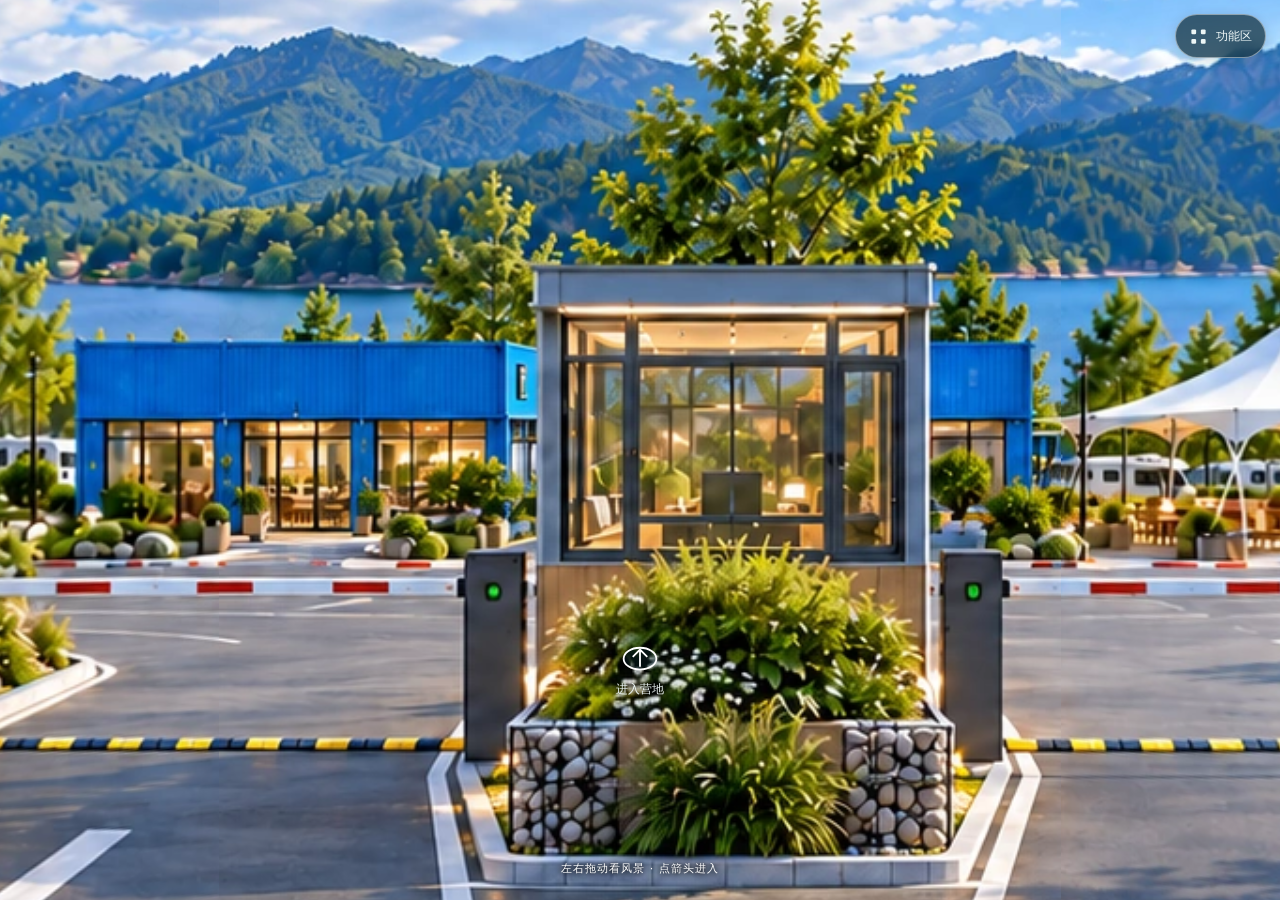
<file: index.html>
<!doctype html>
<html lang="zh-CN"><head><meta charset="utf-8"><meta name="viewport" content="width=device-width,initial-scale=1"><meta name="tour-revision" content="20261010-vr-wheel2"><title>驻车及房车自驾车友服务驿站 · VR巡游</title><style>body{margin:0;min-height:100vh;display:grid;place-content:center;background:#071c26;color:#edf6f6;font-family:"Microsoft YaHei",sans-serif;text-align:center;padding:20px}a{color:#91dfd2}</style></head><body><h1>驻车及房车自驾车友服务驿站</h1><p>正在进入16场景VR巡游…</p><a href="vr_tour/?auto=1&v=20261010-vr-wheel2">点击进入巡游</a><script>location.replace('vr_tour/'+(location.search||'?auto=1&v=20261010-vr-wheel2')+location.hash)</script></body></html>
</file>
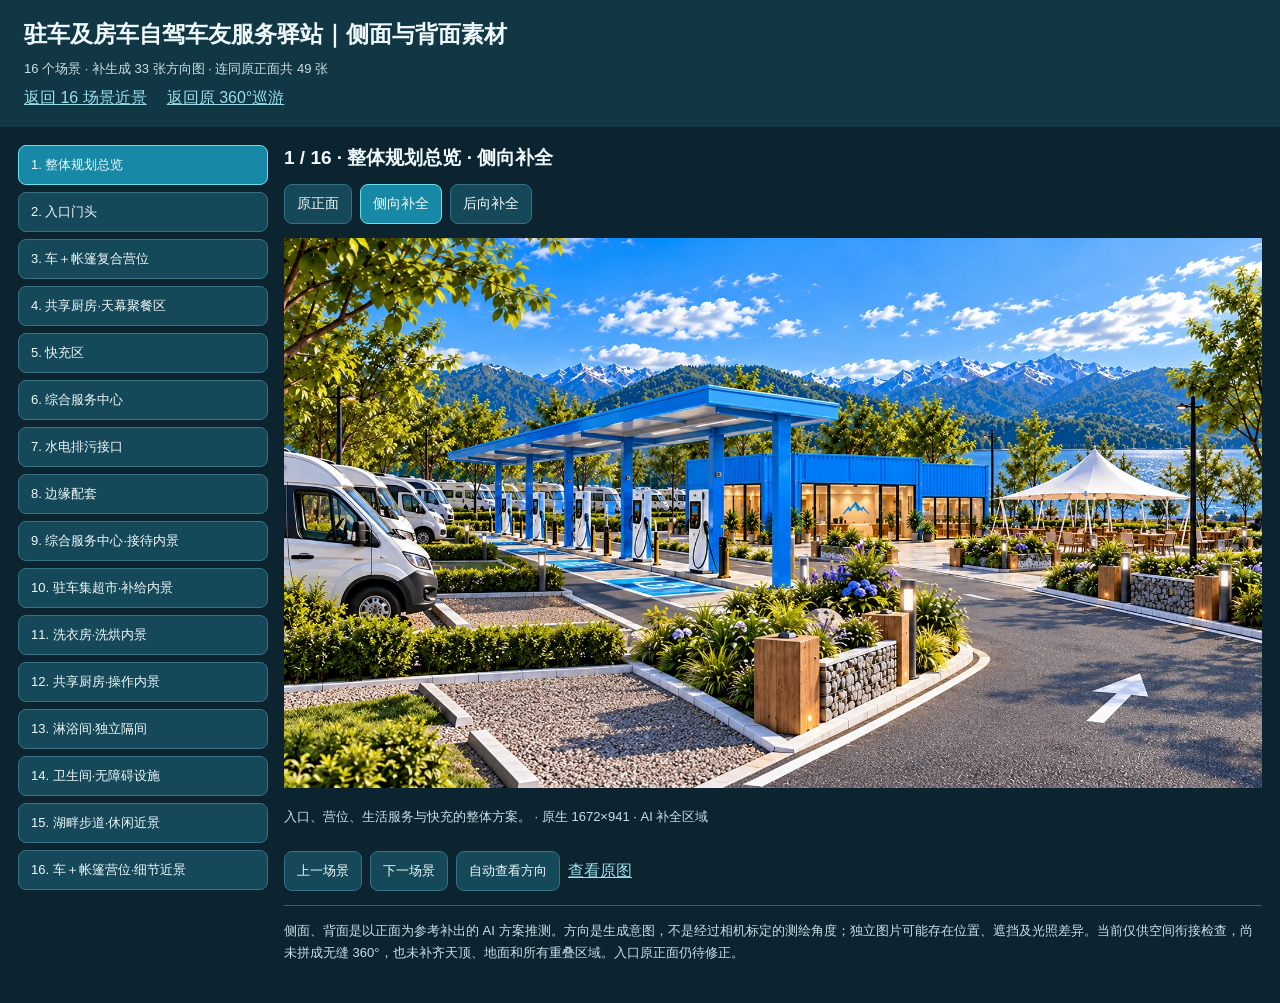
<file: directional_views/index.html>
<!doctype html><html lang="zh-CN"><head><meta charset="utf-8"><meta name="viewport" content="width=device-width,initial-scale=1,viewport-fit=cover"><title>驻车集｜侧面与背面方案素材</title><style>
*{box-sizing:border-box}body{margin:0;background:#0b2430;color:#eff9fc;font-family:"Microsoft YaHei","PingFang SC",sans-serif}header{padding:18px 24px;background:#123744}h1{font-size:23px;line-height:1.4;margin:0 0 8px}p{line-height:1.65;font-size:13px;color:#c8dfe5;margin:8px 0}a{color:#9bdeec}.layout{display:grid;grid-template-columns:250px minmax(0,1fr);gap:16px;padding:18px;max-width:1800px;margin:auto}.scenes{display:flex;flex-direction:column;gap:7px}.scene,.angle,button{border:1px solid #367185;border-radius:8px;background:#154858;color:#eff9fc;font:inherit;cursor:pointer;padding:10px 12px}.scene{text-align:left;font-size:13px}.active{background:#1788a5!important;border-color:#66e1eb!important}.angles{display:flex;gap:8px;flex-wrap:wrap;margin-bottom:14px}.angles button{font-size:14px}.angles [hidden]{display:none}.picture{position:relative;display:grid;place-items:center;background:#06171f;min-height:200px}.picture img{display:block;width:100%;height:auto;max-height:75vh;object-fit:contain}.status{position:absolute;background:#0e3448dd;padding:9px 16px;border-radius:9px}.status:empty{display:none}h2{font-size:19px;margin:0 0 13px}.foot{display:flex;gap:8px;align-items:center;flex-wrap:wrap;margin:14px 0}.foot button{font-size:13px}.info{padding:10px 0}.note{border-top:1px solid #345e70;padding:14px 0}.top-links{display:flex;gap:20px;flex-wrap:wrap}button:focus-visible,a:focus-visible{outline:3px solid #9eeafa;outline-offset:2px}@media(max-width:700px){header{padding:15px 12px}h1{font-size:18px}.layout{display:flex;flex-direction:column;padding:12px;gap:14px}.scenes{display:flex;flex-direction:row;overflow:auto;padding-bottom:5px;max-width:100%;gap:6px}.scene{white-space:nowrap;flex-shrink:0;padding:10px}.angles{gap:6px}.angles button{font-size:13px;padding:9px}.picture img{max-height:65vh}h2{font-size:16px}}
.layout>section{min-width:0;max-width:100%}</style></head><body><header><h1>驻车及房车自驾车友服务驿站｜侧面与背面素材</h1><p>16 个场景 · 补生成 33 张方向图 · 连同原正面共 49 张</p><div class="top-links"><a href="../expanded_scenes/">返回 16 场景近景</a><a href="../?auto=1">返回原 360°巡游</a></div></header><main class="layout"><nav class="scenes" aria-label="选择场景"></nav><section><h2 id="title"></h2><div class="angles" aria-label="选择方向"><button data-direction="front">原正面</button><button data-direction="side">补做左侧面</button><button data-direction="back">补做背面</button><button data-direction="right">补做右侧面</button></div><div class="picture"><img id="picture" alt=""><div class="status" role="status"></div></div><p class="info"></p><div class="foot"><button id="prev">上一场景</button><button id="next">下一场景</button><button id="auto">自动查看方向</button><a id="source" target="_blank" rel="noopener">查看原图</a></div><p class="note">侧面、背面是以正面为参考补出的 AI 方案推测。方向是生成意图，不是经过相机标定的测绘角度；独立图片可能存在位置、遮挡及光照差异。当前仅供空间衔接检查，尚未拼成无缝 360°，也未补齐天顶、地面和所有重叠区域。入口原正面仍待修正。</p></section></main><script>
const scenes=[{"slug":"overview","name":"整体规划总览","info":"入口、营位、生活服务与快充的整体方案。","views":{"front":{"src":"assets/overview-front-f2de096b9b.webp","width":1672,"height":941},"side":{"src":"assets/overview-side-01d3a18779.webp","width":1672,"height":941},"back":{"src":"assets/overview-back-3c81c7f06d.webp","width":1672,"height":941}}},{"slug":"entrance","name":"入口门头","info":"品牌门头、门岗与人车分流。","views":{"front":{"src":"assets/entrance-front-bd405f4ecd.webp","width":1672,"height":941},"side":{"src":"assets/entrance-side-d6131ee9b3.webp","width":1672,"height":941},"back":{"src":"assets/entrance-back-e2dc9def68.webp","width":1672,"height":941}}},{"slug":"parking","name":"车＋帐篷复合营位","info":"房车与帐篷共同使用的营位空间。","views":{"front":{"src":"assets/parking-front-ddea9b69b1.webp","width":1672,"height":941},"side":{"src":"assets/parking-side-6e02a7e315.webp","width":1672,"height":941},"back":{"src":"assets/parking-back-0f02defbe3.webp","width":1672,"height":941}}},{"slug":"kitchen","name":"共享厨房·天幕聚餐区","info":"开放聚餐与车友交流空间。","views":{"front":{"src":"assets/kitchen-front-f4c6c044fb.webp","width":1672,"height":941},"side":{"src":"assets/kitchen-side-7cbf3f967f.webp","width":1672,"height":941},"back":{"src":"assets/kitchen-back-45b791e6fb.webp","width":1672,"height":941}}},{"slug":"charging","name":"快充区","info":"开放雨棚下的车辆补能空间。","views":{"front":{"src":"assets/charging-front-dedf432f72.webp","width":1672,"height":941},"side":{"src":"assets/charging-side-b76dfedc90.webp","width":1672,"height":941},"back":{"src":"assets/charging-back-4a7be8024e.webp","width":1672,"height":941}}},{"slug":"service","name":"综合服务中心","info":"卫生间、淋浴、洗衣、超市、厨房与接待。","views":{"front":{"src":"assets/service-front-3f67e82ff7.webp","width":1672,"height":941},"side":{"src":"assets/service-side-c6afa765a3.webp","width":1672,"height":941},"back":{"src":"assets/service-back-8128ea89d4.webp","width":1672,"height":941}}},{"slug":"hookups","name":"水电排污接口","info":"营位侧水、电、灰水与黑水接口方案。","views":{"front":{"src":"assets/hookups-front-ea7528c58a.webp","width":1672,"height":941},"side":{"src":"assets/hookups-side-0c599f92a2.webp","width":1672,"height":941},"back":{"src":"assets/hookups-back-b25dad2cf9.webp","width":1672,"height":941}}},{"slug":"edge","name":"边缘配套","info":"垃圾分类、应急信息、导视与休闲配套。","views":{"front":{"src":"assets/edge-front-583a36558a.webp","width":1672,"height":941},"side":{"src":"assets/edge-side-f76cbf7b37.webp","width":1672,"height":941},"back":{"src":"assets/edge-back-459c060445.webp","width":1672,"height":941}}},{"slug":"reception_interior","name":"综合服务中心·接待内景","info":"接待柜台、等候与资讯服务。","views":{"front":{"src":"assets/reception_interior-front-0f27e79b54.webp","width":1672,"height":941},"side":{"src":"assets/reception_interior-side-2667def065.webp","width":1672,"height":941},"back":{"src":"assets/reception_interior-back-efecf9a58f.webp","width":1672,"height":941},"right":{"src":"assets/reception_interior-right-fdfc85b7e2.webp","width":1672,"height":941}}},{"slug":"market_interior","name":"驻车集超市·补给内景","info":"日常补给、冷藏与收银动线。","views":{"front":{"src":"assets/market_interior-front-9106604d98.webp","width":1672,"height":941},"side":{"src":"assets/market_interior-side-77cb17ffa5.webp","width":1672,"height":941},"back":{"src":"assets/market_interior-back-5a0d332479.webp","width":1672,"height":941}}},{"slug":"laundry_interior","name":"洗衣房·洗烘内景","info":"洗烘设备、折衣台与洗涤池。","views":{"front":{"src":"assets/laundry_interior-front-05ba1969c9.webp","width":1672,"height":941},"side":{"src":"assets/laundry_interior-side-22ebec3115.webp","width":1672,"height":941},"back":{"src":"assets/laundry_interior-back-1b552fad51.webp","width":1672,"height":941}}},{"slug":"kitchen_interior","name":"共享厨房·操作内景","info":"备餐、水槽、灶具与排烟设施。","views":{"front":{"src":"assets/kitchen_interior-front-379492d63e.webp","width":1672,"height":941},"side":{"src":"assets/kitchen_interior-side-359fe8e3f9.webp","width":1672,"height":941},"back":{"src":"assets/kitchen_interior-back-49bb890e2b.webp","width":1672,"height":941}}},{"slug":"shower_interior","name":"淋浴间·独立隔间","info":"独立淋浴与干区更衣空间。","views":{"front":{"src":"assets/shower_interior-front-1801816bce.webp","width":1672,"height":941},"side":{"src":"assets/shower_interior-side-7885c2a424.webp","width":1672,"height":941},"back":{"src":"assets/shower_interior-back-6171c94f7e.webp","width":1672,"height":941}}},{"slug":"accessible_interior","name":"卫生间·无障碍设施","info":"无障碍设施概念示意，非规范验收图。","views":{"front":{"src":"assets/accessible_interior-front-e57461aeaa.webp","width":1672,"height":941},"side":{"src":"assets/accessible_interior-side-897afbb72d.webp","width":1672,"height":941},"back":{"src":"assets/accessible_interior-back-7a3000716a.webp","width":1672,"height":941}}},{"slug":"lakeside_walk","name":"湖畔步道·休闲近景","info":"沿湖步道、座椅与休闲亭。","views":{"front":{"src":"assets/lakeside_walk-front-d716f4975a.webp","width":1672,"height":941},"side":{"src":"assets/lakeside_walk-side-506b41b637.webp","width":1672,"height":941},"back":{"src":"assets/lakeside_walk-back-0b080f0d36.webp","width":1672,"height":941}}},{"slug":"camp_pad_detail","name":"车＋帐篷营位·细节近景","info":"营位地面、帐篷与水电设施的近景。","views":{"front":{"src":"assets/camp_pad_detail-front-cc2313819f.webp","width":1672,"height":941},"side":{"src":"assets/camp_pad_detail-side-a2c0119420.webp","width":1672,"height":941},"back":{"src":"assets/camp_pad_detail-back-3acff4df8e.webp","width":1672,"height":941}}}],names={front:'原正面',side:'侧向补全',back:'后向补全',right:'另一侧补全'};const $=s=>document.querySelector(s),image=$('#picture');let index=0,direction='side',token=0,loaded=false,auto=false,timer=null;
scenes.forEach((s,i)=>{const b=document.createElement('button');b.className='scene';b.textContent=`${i+1}. ${s.name}`;b.onclick=()=>show(i,direction);$('.scenes').append(b);});
function schedule(){clearTimeout(timer);timer=null;if(auto&&loaded&&!document.hidden)timer=setTimeout(()=>{const dirs=Object.keys(scenes[index].views),n=dirs.indexOf(direction);if(n===dirs.length-1)show((index+1)%scenes.length,dirs[0]);else show(index,dirs[n+1]);},6000);}
function show(i,d){index=(i+scenes.length)%scenes.length;direction=scenes[index].views[d]?d:'side';const s=scenes[index],v=s.views[direction],id=++token;loaded=false;schedule();$('.status').textContent='正在加载方向图…';$('#title').textContent=`${index+1} / 16 · ${s.name} · ${names[direction]}`;$('.info').textContent=`${s.info} · 原生 ${v.width}×${v.height} · ${direction==='front'?'原近景参考':'AI 补全区域'}`;$('#source').href=v.src;image.alt=s.name+' '+names[direction];document.querySelectorAll('.scene').forEach((b,k)=>b.classList.toggle('active',k===index));document.querySelectorAll('.angles button').forEach(b=>{b.hidden=!s.views[b.dataset.direction];b.classList.toggle('active',b.dataset.direction===direction);});const next=new Image();next.onload=()=>{if(id!==token)return;image.src=v.src;loaded=true;$('.status').textContent='';schedule();};next.onerror=()=>{if(id!==token)return;$('.status').textContent='图片加载失败，请重新选择方向';};next.src=v.src;}
document.querySelectorAll('.angles button').forEach(b=>{b.textContent=names[b.dataset.direction];b.onclick=()=>show(index,b.dataset.direction);});$('#prev').onclick=()=>show(index-1,direction);$('#next').onclick=()=>show(index+1,direction);$('#auto').onclick=()=>{auto=!auto;$('#auto').textContent=auto?'暂停查看':'自动查看方向';schedule();};document.addEventListener('visibilitychange',schedule);document.addEventListener('keydown',e=>{if(e.key==='ArrowRight')show(index+1,direction);if(e.key==='ArrowLeft')show(index-1,direction);});if(location.protocol==='file:'){const links=document.querySelectorAll('.top-links a');links[0].href='../expanded_scenes/index.html';links[1].href='../clean_light_panos/'+encodeURIComponent('灯光清理360离线试版.html');}show(0,'side');
</script></body></html>
</file>
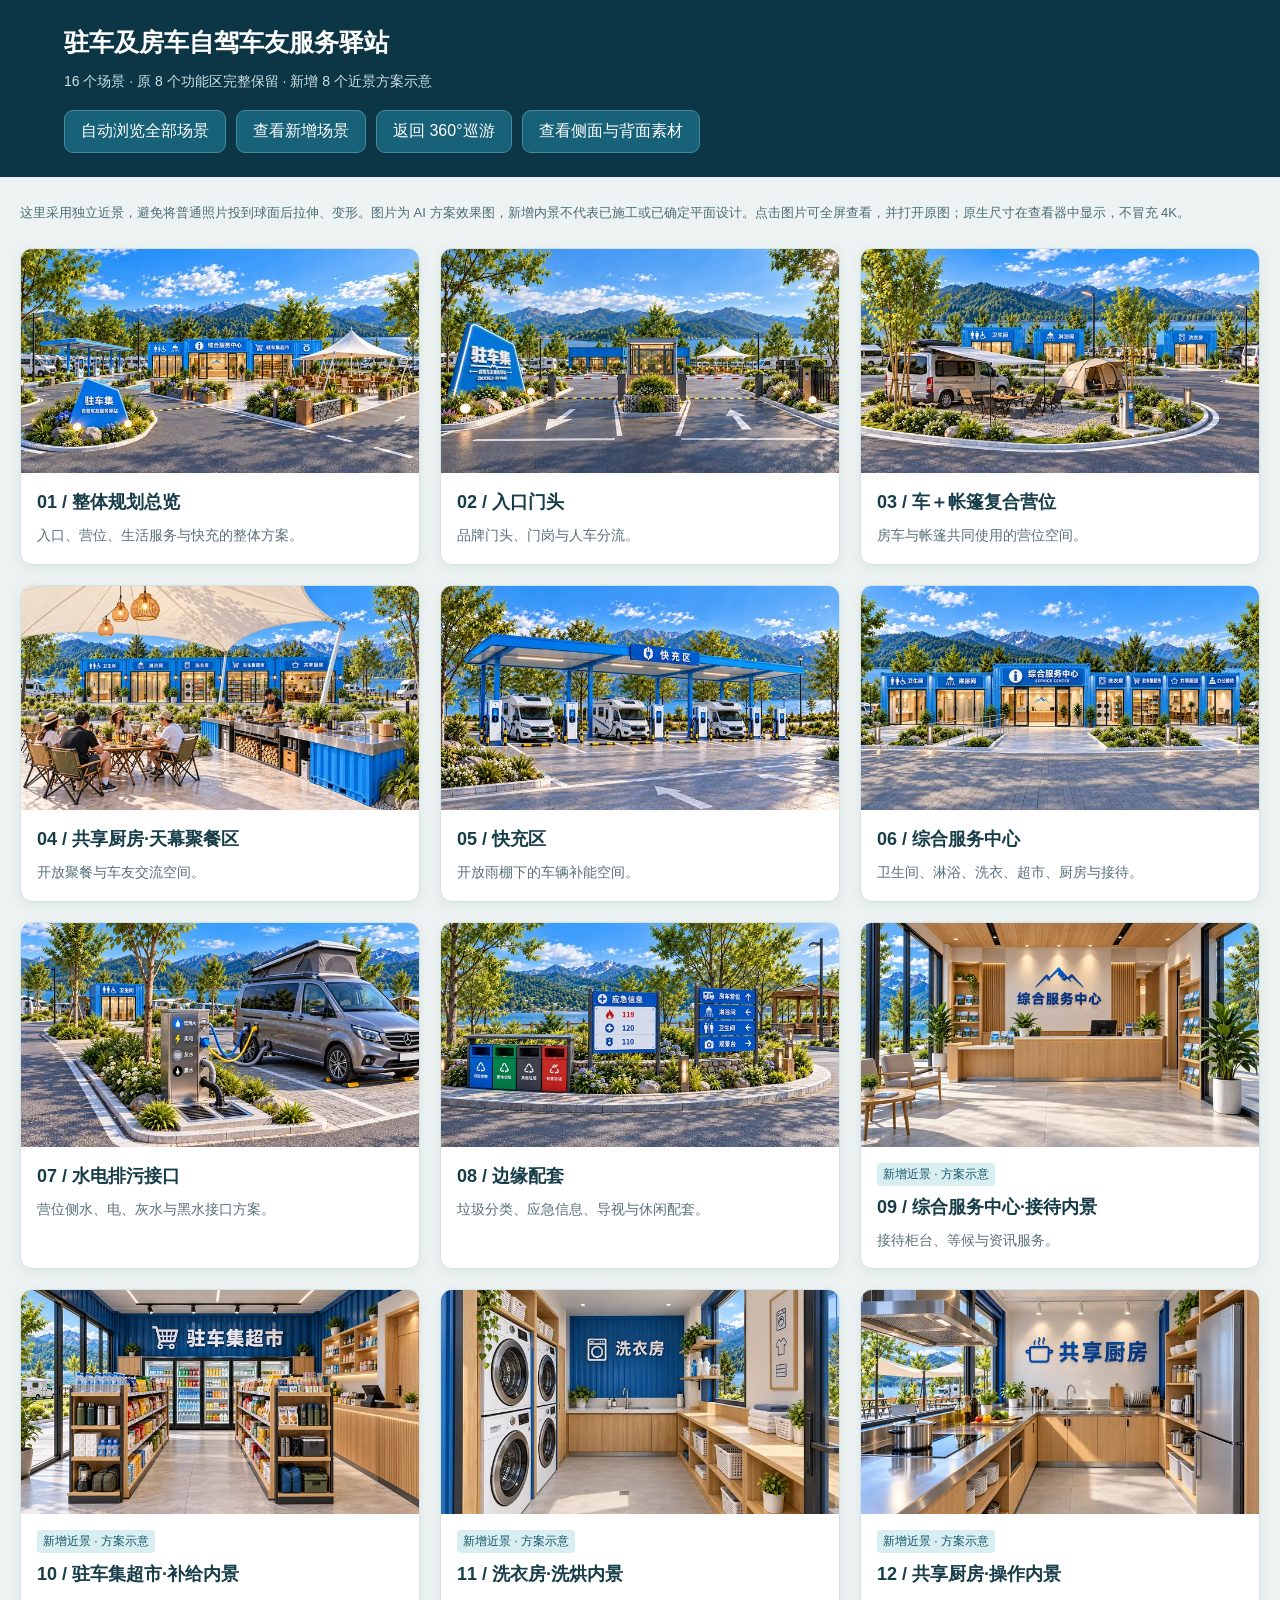
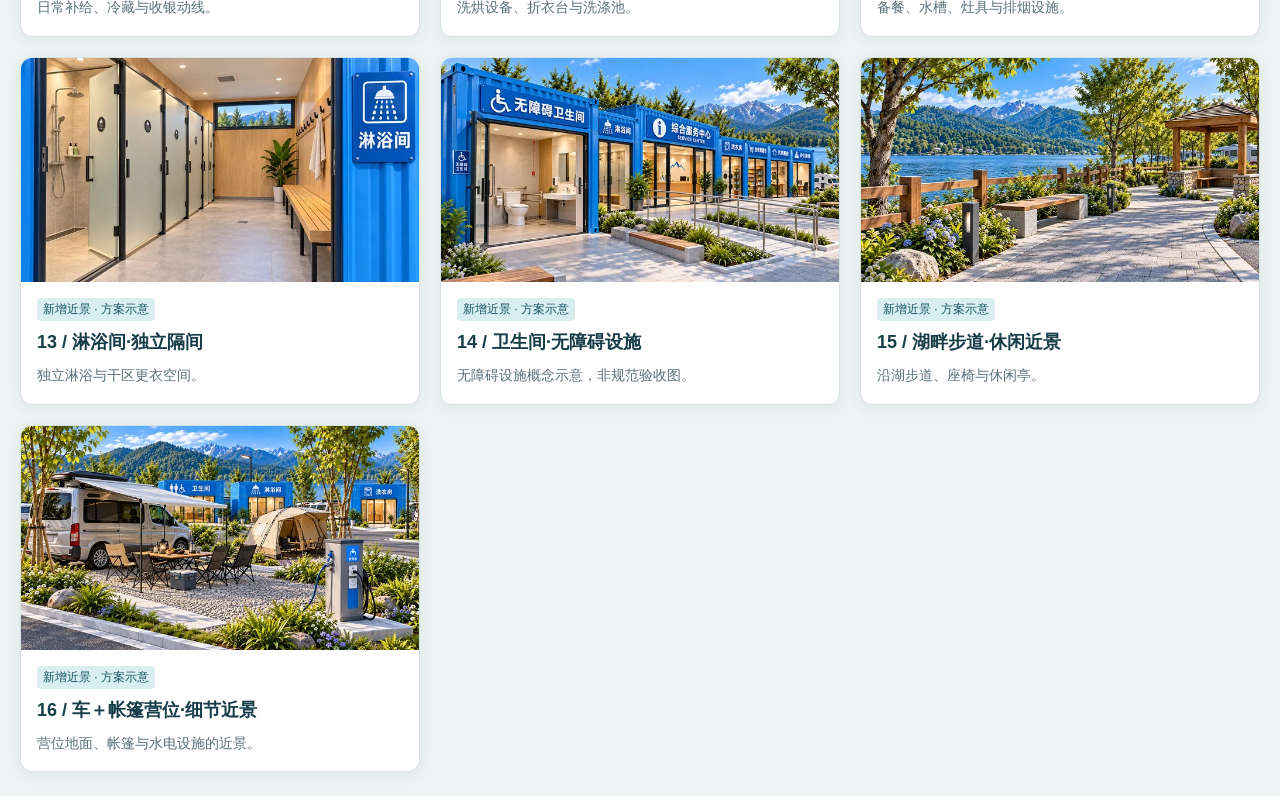
<file: expanded_scenes/index.html>
<!doctype html><html lang="zh-CN"><head><meta charset="utf-8"><meta name="viewport" content="width=device-width,initial-scale=1,viewport-fit=cover"><title>驻车及房车自驾车友服务驿站｜16场景方案展示</title><style>
*{box-sizing:border-box}body{margin:0;background:#edf3f3;color:#173d49;font-family:"Microsoft YaHei","PingFang SC",sans-serif}header{background:#0c3545;color:white;padding:24px max(16px,5vw)}h1{font-size:25px;margin:0 0 10px;line-height:1.45}header p{margin:0;color:#cbe2e7;font-size:14px;line-height:1.7}nav{display:flex;gap:10px;flex-wrap:wrap;margin-top:16px}button,a.action{font:inherit;cursor:pointer;border:1px solid #24738b;border-radius:9px;padding:10px 16px;color:#133e4d;background:#fff;text-decoration:none}header button,header a{background:#176179!important;color:white!important;border-color:#448a9d!important}main{max-width:1660px;margin:auto;padding:24px 20px}.grid{display:grid;grid-template-columns:repeat(3,minmax(0,1fr));gap:20px}.card{margin:0;background:white;border-radius:12px;overflow:hidden;box-shadow:0 3px 14px #14323d12;border:1px solid #d5e2e4}.card button{border:0;padding:0;display:block;width:100%;border-radius:0}.card img{display:block;width:100%;aspect-ratio:16/9;object-fit:contain;background:#dce7e8}.copy{padding:16px}.copy h2{font-size:18px;line-height:1.5;margin:0 0 8px}.copy p{font-size:14px;line-height:1.7;margin:0;color:#587079}.badge{font-size:12px;display:inline-block;border-radius:4px;background:#d9eef0;color:#165667;padding:3px 6px;margin-bottom:8px}.note{font-size:13px;line-height:1.8;margin:0 0 24px;color:#4e6b74}.viewer{position:fixed;inset:0;z-index:20;background:#071a23;display:flex;flex-direction:column;color:white}.viewer[hidden]{display:none}.viewer-head{padding:12px 18px;display:flex;justify-content:space-between;gap:10px;align-items:center;background:#102e3a}.viewer h2{font-size:19px;margin:0}.viewer-body{flex:1;min-height:0;display:grid;place-items:center;position:relative}.viewer img{max-width:100%;max-height:100%;width:auto;height:auto;object-fit:contain}.viewer-foot{padding:12px 18px calc(12px + env(safe-area-inset-bottom));display:flex;gap:8px;align-items:center;justify-content:center;flex-wrap:wrap}.viewer-info{margin:0;padding:6px 16px;text-align:center;font-size:13px;color:#c2d7df}.status{position:absolute;background:#153846e8;padding:12px;border-radius:8px;pointer-events:none}.status:empty{display:none}.original{color:#cae8f2;font-size:13px;margin-left:8px}button:focus-visible,a:focus-visible{outline:3px solid #05cbe3;outline-offset:3px}@media(max-width:1000px){.grid{grid-template-columns:repeat(2,minmax(0,1fr))}}@media(max-width:600px){h1{font-size:20px}header{padding:20px 14px}main{padding:18px 10px}.grid{grid-template-columns:1fr;gap:14px}.viewer-head{padding:10px}.viewer h2{font-size:15px}.viewer-foot button{padding:10px;font-size:13px}.copy h2{font-size:17px}}
</style></head><body><header><h1>驻车及房车自驾车友服务驿站</h1><p>16 个场景 · 原 8 个功能区完整保留 · 新增 8 个近景方案示意</p><nav><button id="start">自动浏览全部场景</button><button id="extras">查看新增场景</button><a class="action" href="../index.html?auto=1">返回 360°巡游</a></nav></header><main><p class="note">这里采用独立近景，避免将普通照片投到球面后拉伸、变形。图片为 AI 方案效果图，新增内景不代表已施工或已确定平面设计。点击图片可全屏查看，并打开原图；原生尺寸在查看器中显示，不冒充 4K。</p><div class="grid" id="grid"></div></main><section class="viewer" hidden aria-label="场景查看器"><div class="viewer-head"><h2 id="title"></h2><button id="close" aria-label="关闭查看器">关闭 ×</button></div><div class="viewer-body"><img id="large" alt=""><div id="status" class="status" role="status"></div></div><p class="viewer-info" id="info"></p><div class="viewer-foot"><button id="prev">上一场景</button><button id="auto">自动浏览</button><button id="next">下一场景</button><button id="full">全屏</button><a id="original" class="original" target="_blank" rel="noopener">查看原图</a></div></section><script>
const scenes=[{"slug":"overview","name":"整体规划总览","info":"入口、营位、生活服务与快充的整体方案。","src":"assets/overview-f2de096b9b.webp","thumb":"assets/overview-f2de096b9b-preview.webp","width":1672,"height":941,"new":false},{"slug":"entrance","name":"入口门头","info":"品牌门头、门岗与人车分流。","src":"assets/entrance-bd405f4ecd.webp","thumb":"assets/entrance-bd405f4ecd-preview.webp","width":1672,"height":941,"new":false},{"slug":"parking","name":"车＋帐篷复合营位","info":"房车与帐篷共同使用的营位空间。","src":"assets/parking-ddea9b69b1.webp","thumb":"assets/parking-ddea9b69b1-preview.webp","width":1672,"height":941,"new":false},{"slug":"kitchen","name":"共享厨房·天幕聚餐区","info":"开放聚餐与车友交流空间。","src":"assets/kitchen-f4c6c044fb.webp","thumb":"assets/kitchen-f4c6c044fb-preview.webp","width":1672,"height":941,"new":false},{"slug":"charging","name":"快充区","info":"开放雨棚下的车辆补能空间。","src":"assets/charging-dedf432f72.webp","thumb":"assets/charging-dedf432f72-preview.webp","width":1672,"height":941,"new":false},{"slug":"service","name":"综合服务中心","info":"卫生间、淋浴、洗衣、超市、厨房与接待。","src":"assets/service-3f67e82ff7.webp","thumb":"assets/service-3f67e82ff7-preview.webp","width":1672,"height":941,"new":false},{"slug":"hookups","name":"水电排污接口","info":"营位侧水、电、灰水与黑水接口方案。","src":"assets/hookups-ea7528c58a.webp","thumb":"assets/hookups-ea7528c58a-preview.webp","width":1672,"height":941,"new":false},{"slug":"edge","name":"边缘配套","info":"垃圾分类、应急信息、导视与休闲配套。","src":"assets/edge-583a36558a.webp","thumb":"assets/edge-583a36558a-preview.webp","width":1672,"height":941,"new":false},{"slug":"reception_interior","name":"综合服务中心·接待内景","info":"接待柜台、等候与资讯服务。","src":"assets/reception_interior-0f27e79b54.webp","thumb":"assets/reception_interior-0f27e79b54-preview.webp","width":1672,"height":941,"new":true},{"slug":"market_interior","name":"驻车集超市·补给内景","info":"日常补给、冷藏与收银动线。","src":"assets/market_interior-9106604d98.webp","thumb":"assets/market_interior-9106604d98-preview.webp","width":1672,"height":941,"new":true},{"slug":"laundry_interior","name":"洗衣房·洗烘内景","info":"洗烘设备、折衣台与洗涤池。","src":"assets/laundry_interior-05ba1969c9.webp","thumb":"assets/laundry_interior-05ba1969c9-preview.webp","width":1672,"height":941,"new":true},{"slug":"kitchen_interior","name":"共享厨房·操作内景","info":"备餐、水槽、灶具与排烟设施。","src":"assets/kitchen_interior-379492d63e.webp","thumb":"assets/kitchen_interior-379492d63e-preview.webp","width":1672,"height":941,"new":true},{"slug":"shower_interior","name":"淋浴间·独立隔间","info":"独立淋浴与干区更衣空间。","src":"assets/shower_interior-1801816bce.webp","thumb":"assets/shower_interior-1801816bce-preview.webp","width":1672,"height":941,"new":true},{"slug":"accessible_interior","name":"卫生间·无障碍设施","info":"无障碍设施概念示意，非规范验收图。","src":"assets/accessible_interior-e57461aeaa.webp","thumb":"assets/accessible_interior-e57461aeaa-preview.webp","width":1672,"height":941,"new":true},{"slug":"lakeside_walk","name":"湖畔步道·休闲近景","info":"沿湖步道、座椅与休闲亭。","src":"assets/lakeside_walk-d716f4975a.webp","thumb":"assets/lakeside_walk-d716f4975a-preview.webp","width":1672,"height":941,"new":true},{"slug":"camp_pad_detail","name":"车＋帐篷营位·细节近景","info":"营位地面、帐篷与水电设施的近景。","src":"assets/camp_pad_detail-cc2313819f.webp","thumb":"assets/camp_pad_detail-cc2313819f-preview.webp","width":1672,"height":941,"new":true}];const $=s=>document.querySelector(s),viewer=$('.viewer'),image=$('#large');let index=0,auto=false,timer=null,token=0,loaded=false,lastFocus=null;
scenes.forEach((s,i)=>{const card=document.createElement('article');card.className='card';card.id='scene-'+i;const b=document.createElement('button');b.setAttribute('aria-label','查看 '+s.name);const im=document.createElement('img');im.src=s.thumb;im.alt=s.name;im.loading=i<3?'eager':'lazy';im.decoding='async';b.append(im);b.onclick=()=>open(i);const copy=document.createElement('div');copy.className='copy';if(s.new){const badge=document.createElement('span');badge.className='badge';badge.textContent='新增近景 · 方案示意';copy.append(badge);}const h=document.createElement('h2');h.textContent=(i+1).toString().padStart(2,'0')+' / '+s.name;const p=document.createElement('p');p.textContent=s.info;copy.append(h,p);card.append(b,copy);$('#grid').append(card);});
function schedule(){clearTimeout(timer);if(auto&&loaded&&!viewer.hidden)timer=setTimeout(()=>show((index+1)%scenes.length),6500);}
function setAuto(value){auto=value;$('#auto').textContent=auto?'暂停浏览':'自动浏览';schedule();}
function show(i){index=(i+scenes.length)%scenes.length;const s=scenes[index],id=++token;loaded=false;clearTimeout(timer);$('#title').textContent=`${index+1} / ${scenes.length} · ${s.name}`;$('#info').textContent=s.info+` · 原生 ${s.width}×${s.height}`;$('#original').href=s.src;$('#status').textContent='正在加载近景…';image.alt=s.name;image.src=s.thumb;const high=new Image();high.onload=()=>{if(id!==token)return;image.src=s.src;loaded=true;$('#status').textContent='';schedule();};high.onerror=()=>{if(id!==token)return;$('#status').textContent='原图加载失败，保留预览；可切换后重试';loaded=true;schedule();};high.src=s.src;}
function open(i){lastFocus=document.activeElement;viewer.hidden=false;document.body.style.overflow='hidden';show(i);$('#close').focus();}
function close(){++token;setAuto(false);if(document.fullscreenElement===viewer)document.exitFullscreen?.();viewer.hidden=true;document.body.style.overflow='';lastFocus?.focus();}
$('#close').onclick=close;$('#prev').onclick=()=>show(index-1);$('#next').onclick=()=>show(index+1);$('#auto').onclick=()=>setAuto(!auto);$('#start').onclick=()=>{open(0);setAuto(true)};$('#extras').onclick=()=>$('#scene-8').scrollIntoView({behavior:'smooth',block:'start'});$('#full').onclick=()=>viewer.requestFullscreen?.();
document.addEventListener('keydown',e=>{if(viewer.hidden)return;if(e.key==='Escape')close();if(e.key==='ArrowRight')show(index+1);if(e.key==='ArrowLeft')show(index-1);if(e.key==='Tab'){const focusable=[...viewer.querySelectorAll('button,a')];if(e.shiftKey&&document.activeElement===focusable[0]){e.preventDefault();focusable.at(-1).focus();}else if(!e.shiftKey&&document.activeElement===focusable.at(-1)){e.preventDefault();focusable[0].focus();}}});
if(location.protocol==='file:')document.querySelector('a.action').href='../clean_light_panos/'+encodeURIComponent('灯光清理360离线试版.html');
const directionalLink=document.createElement('a');directionalLink.className='action';directionalLink.textContent='查看侧面与背面素材';directionalLink.href='../directional_views/index.html?v=20261009-directions';document.querySelector('header nav').append(directionalLink);
let touchX=null;image.addEventListener('touchstart',e=>touchX=e.touches[0].clientX,{passive:true});image.addEventListener('touchend',e=>{if(touchX===null)return;const delta=e.changedTouches[0].clientX-touchX;if(Math.abs(delta)>60)show(index+(delta<0?1:-1));touchX=null;},{passive:true});document.addEventListener('visibilitychange',()=>{if(document.hidden)clearTimeout(timer);else schedule();});
</script></body></html>
</file>
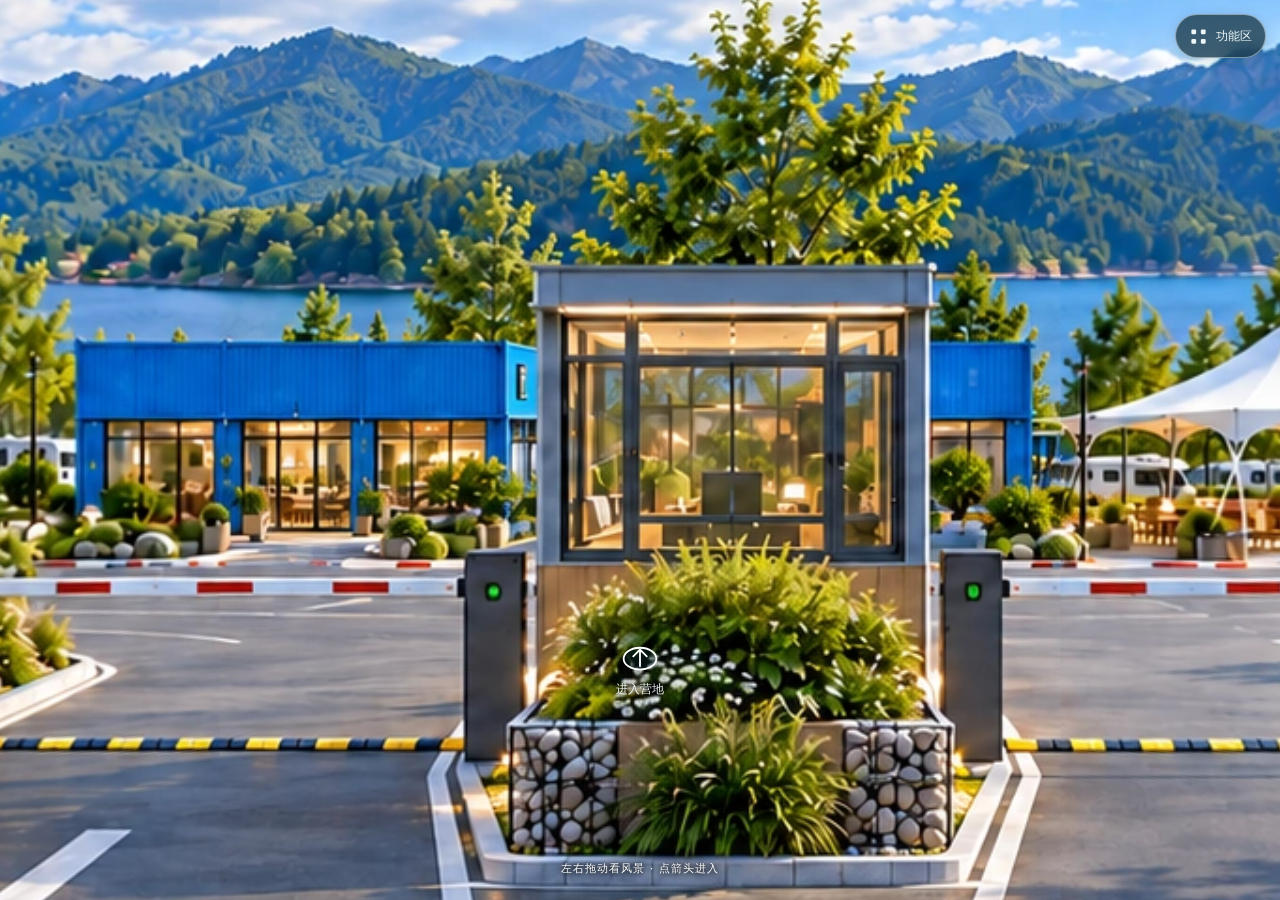
<file: review_tour/index.html>
<!doctype html>
<html lang="zh-CN"><head><meta charset="utf-8"><meta name="viewport" content="width=device-width,initial-scale=1,viewport-fit=cover"><meta name="theme-color" content="#071c26"><title>体验测试版 · 驻车及房车自驾车友服务驿站 · 沉浸巡游</title><script>(()=>{const slugs=["overview", "entrance", "parking", "kitchen", "charging", "service", "hookups", "edge", "reception_interior", "market_interior", "laundry_interior", "kitchen_interior", "shower_interior", "accessible_interior", "lakeside_walk", "camp_pad_detail"];const s=location.hash.slice(1),l=document.createElement("link");l.rel="preload";l.as="image";l.fetchPriority="high";l.href="../vr_tour/assets/"+(slugs.includes(s)?s:"entrance")+"/heading0.webp";document.head.append(l)})()</script><link rel="stylesheet" href="style.css?v=20261012-review12"></head>
<body><main id="app"><section id="stage" aria-label="驻车集沉浸巡游">
<canvas id="view" tabindex="0" aria-label="拖动观看，双指或滚轮缩放，点击画面箭头进入功能区"></canvas>
<button id="back-scene" class="back-toggle" hidden aria-label="返回上一处">‹ 返回</button>
<button id="menu-toggle" class="menu-toggle" aria-label="打开功能区与操作菜单" aria-haspopup="dialog" aria-controls="tour-menu"><svg viewBox="0 0 24 24" aria-hidden="true"><rect x="3" y="3" width="6" height="6" rx="1.5"/><rect x="15" y="3" width="6" height="6" rx="1.5"/><rect x="3" y="15" width="6" height="6" rx="1.5"/><rect x="15" y="15" width="6" height="6" rx="1.5"/></svg><span>功能区</span></button>
<nav id="scene-links" class="scene-links" aria-label="画面内场景入口"></nav>
<div id="gesture-hint" class="gesture-hint">左右拖动看风景 · 点箭头进入</div>
<div id="message" role="status" aria-live="polite">正在载入入口门头…</div>
<dialog id="tour-menu" aria-labelledby="menu-title">
<div class="menu-heading"><div><span class="eyebrow">驻车集 · 沉浸巡游</span><h1 id="menu-title">选择功能区</h1></div><button id="menu-close" aria-label="关闭菜单">×</button></div>
<p class="location">当前位置：<strong id="scene-title">入口门头</strong><span id="position">已看 0 / 16</span></p><p id="scene-info" class="scene-info"></p>
<label class="sr-only" for="scene">选择功能区</label><select id="scene" class="sr-only" tabindex="-1" aria-hidden="true"></select>
<nav id="scenes" aria-label="全部16个功能场景"></nav>
<p class="review-note">体验测试版 · 原图未降质 · 不是连续行走</p><p><a id="original-image" target="_blank" rel="noopener">正面原图载入中…</a></p><details class="operations"><summary>缩放与更多操作</summary>
<div id="zoom-controls" class="zoom-controls" role="group" aria-label="画面缩放"><button id="zoom-out" aria-label="缩小画面">−</button><output id="zoom-level">100%</output><button id="zoom-in" aria-label="放大画面">＋</button><button id="zoom-reset">重置</button></div>
<div class="toolbar"><button id="prev">← 上一场景</button><button id="center">回正 / 校准</button><button id="next">下一场景 →</button><button id="auto" aria-pressed="false">自动巡游</button><button id="fullscreen" aria-pressed="false">系统全屏</button><button id="gyro" aria-pressed="false">手机转头</button><button id="split" aria-pressed="false">眼镜分屏</button><button id="xr" disabled>检测 VR 头显…</button><button id="exit-full" hidden>退出全屏</button></div>
<label class="slider"><span>左90°</span><input id="yaw" aria-label="水平转向" type="range" min="-90" max="90" step="0.1" value="0"><span>右90°</span></label><p id="heading">正前方</p>
</details>
<details class="help"><summary>观看说明</summary><p>驻车及房车自驾车友服务驿站。全部16个场景保留，点击画面箭头或本菜单切换。竖屏铺满屏幕，保持图像比例，左右视野可拖动查看；横屏可看到更宽的画面。滚轮与双指支持缩放。扫码默认自主浏览，自动巡游可在更多操作中开启。</p><p>使用已确认的112张方向图，固定中心左90°至右90°，不是完整360°实景或自由行走。画面箭头是功能区快捷切换，不代表测绘坐标或连续行走路径。未重新生图、拉伸或镜像补景。</p><p id="capability">正在检查设备能力…</p><p>手机转头需要设备与浏览器授权。眼镜分屏是相同单目画面，没有真实双眼景深；头显需支持WebXR。传感器及头显实机效果需在实际设备上验证。<a href="使用说明.md">详细说明</a>。</p></details>
</dialog>
</section><noscript>此巡游需要 JavaScript，请启用后重新打开。</noscript></main><script src="scenes.js?v=20261012-review12"></script><script src="plane_renderer.js?v=20261012-review12"></script><script src="app.js?v=20261012-review12"></script></body></html>
</file>
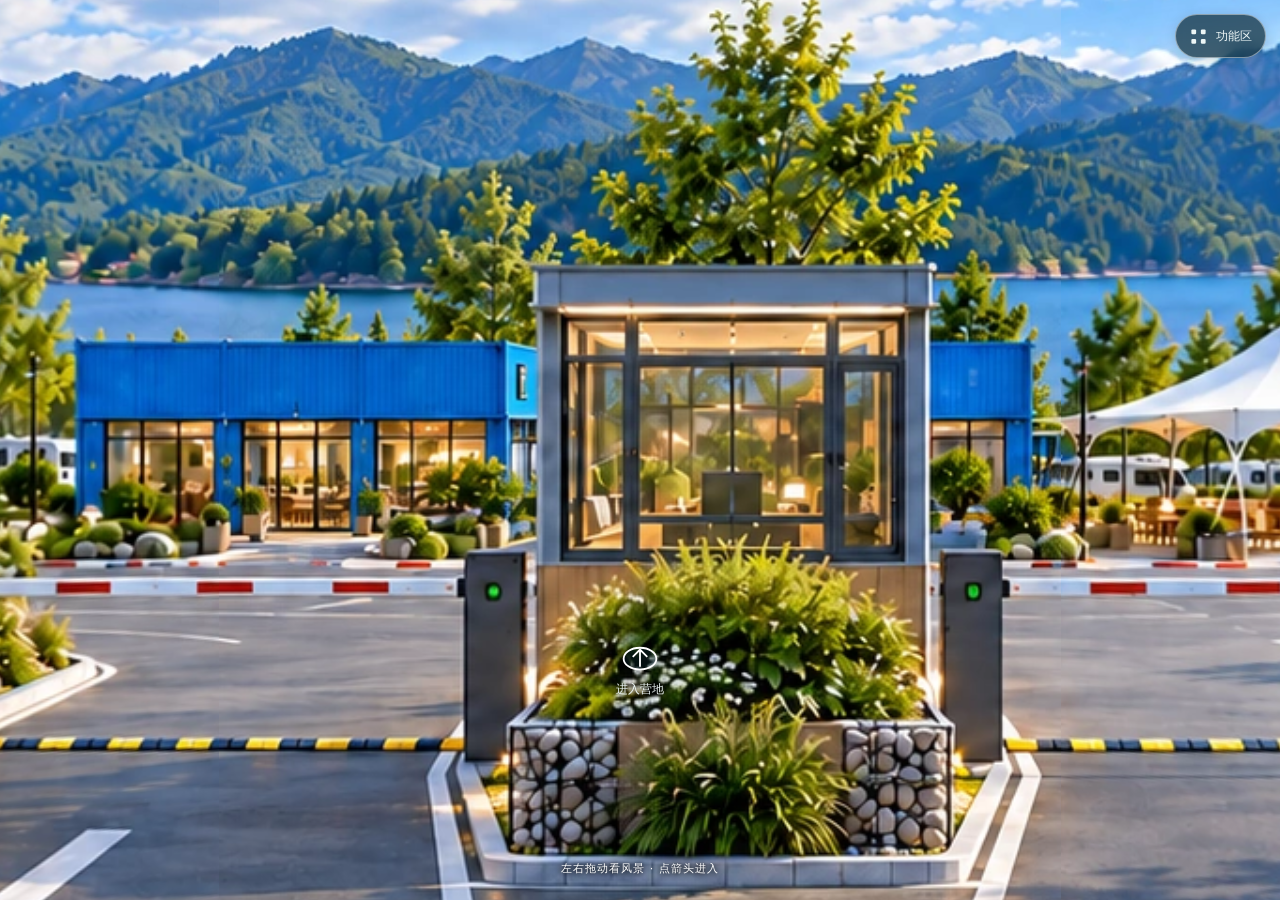
<file: vr_tour/index.html>
<!doctype html>
<html lang="zh-CN"><head><meta charset="utf-8"><meta name="viewport" content="width=device-width,initial-scale=1,viewport-fit=cover"><meta name="theme-color" content="#071c26"><title>驻车及房车自驾车友服务驿站 · 沉浸巡游</title><script>(()=>{const slugs=["overview", "entrance", "parking", "kitchen", "charging", "service", "hookups", "edge", "reception_interior", "market_interior", "laundry_interior", "kitchen_interior", "shower_interior", "accessible_interior", "lakeside_walk", "camp_pad_detail"];const slug=location.hash.slice(1);const link=document.createElement("link");link.rel="preload";link.as="image";link.fetchPriority="high";link.href="assets/"+(slugs.includes(slug)?slug:"entrance")+"/heading0.webp";document.head.append(link)})()</script><link rel="stylesheet" href="style.css?v=20261012-swipe12"></head>
<body><main id="app"><section id="stage" aria-label="驻车集沉浸巡游">
<canvas id="view" tabindex="0" aria-label="拖动观看，双指或滚轮缩放，点击画面箭头进入功能区"></canvas>
<button id="back-scene" class="back-toggle" hidden aria-label="返回上一处">‹ 返回</button>
<button id="menu-toggle" class="menu-toggle" aria-label="打开功能区与操作菜单" aria-haspopup="dialog" aria-controls="tour-menu"><svg viewBox="0 0 24 24" aria-hidden="true"><rect x="3" y="3" width="6" height="6" rx="1.5"/><rect x="15" y="3" width="6" height="6" rx="1.5"/><rect x="3" y="15" width="6" height="6" rx="1.5"/><rect x="15" y="15" width="6" height="6" rx="1.5"/></svg><span>功能区</span></button>
<nav id="scene-links" class="scene-links" aria-label="画面内场景入口"></nav>
<div id="gesture-hint" class="gesture-hint">左右拖动看风景 · 点箭头进入</div>
<div id="message" role="status" aria-live="polite">正在载入入口门头…</div>
<dialog id="tour-menu" aria-labelledby="menu-title">
<div class="menu-heading"><div><span class="eyebrow">驻车集 · 沉浸巡游</span><h1 id="menu-title">选择功能区</h1></div><button id="menu-close" aria-label="关闭菜单">×</button></div>
<p class="location">当前位置：<strong id="scene-title">入口门头</strong><span id="position">已看 0 / 16</span></p><p id="scene-info" class="scene-info"></p>
<label class="sr-only" for="scene">选择功能区</label><select id="scene" class="sr-only" tabindex="-1" aria-hidden="true"></select>
<nav id="scenes" aria-label="全部16个功能场景"></nav>
<details class="operations"><summary>缩放与更多操作</summary>
<div id="zoom-controls" class="zoom-controls" role="group" aria-label="画面缩放"><button id="zoom-out" aria-label="缩小画面">−</button><output id="zoom-level">100%</output><button id="zoom-in" aria-label="放大画面">＋</button><button id="zoom-reset">重置</button></div>
<div class="toolbar"><button id="prev">← 上一场景</button><button id="center">回正 / 校准</button><button id="next">下一场景 →</button><button id="auto" aria-pressed="false">自动巡游</button><button id="fullscreen" aria-pressed="false">系统全屏</button><button id="gyro" aria-pressed="false">手机转头</button><button id="split" aria-pressed="false">眼镜分屏</button><button id="xr" disabled>检测 VR 头显…</button><button id="exit-full" hidden>退出全屏</button></div>
<label class="slider"><span>左90°</span><input id="yaw" aria-label="水平转向" type="range" min="-90" max="90" step="0.1" value="0"><span>右90°</span></label><p id="heading">正前方</p>
</details>
<details class="help"><summary>观看说明</summary><p>驻车及房车自驾车友服务驿站。全部16个场景保留，点击画面箭头或本菜单切换。竖屏铺满屏幕，保持图像比例，左右视野可拖动查看；横屏可看到更宽的画面。滚轮与双指支持缩放。扫码默认自主浏览，自动巡游可在更多操作中开启。</p><p>使用已确认的112张方向图，固定中心左90°至右90°，不是完整360°实景或自由行走。画面箭头是功能区快捷切换，不代表测绘坐标或连续行走路径。未重新生图、拉伸或镜像补景。</p><p id="capability">正在检查设备能力…</p><p>手机转头需要设备与浏览器授权。眼镜分屏是相同单目画面，没有真实双眼景深；头显需支持WebXR。传感器及头显实机效果需在实际设备上验证。<a href="使用说明.md">详细说明</a>。</p></details>
</dialog>
</section><noscript>此巡游需要 JavaScript，请启用后重新打开。</noscript></main><script src="scenes.js?v=20261012-swipe12"></script><script src="app.js?v=20261012-swipe12"></script></body></html>
</file>
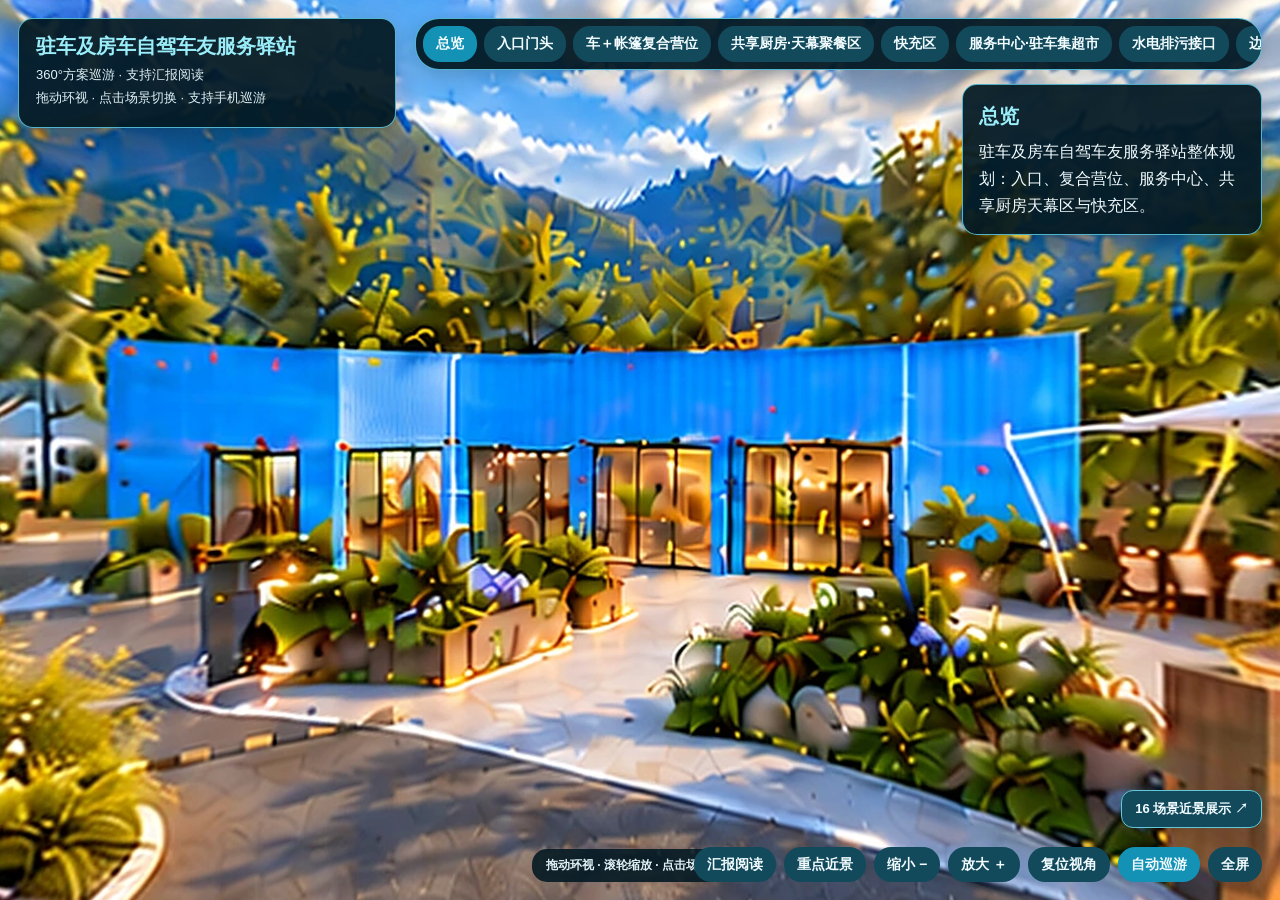
<file: legacy_tour.html>
<!doctype html><html lang="zh-CN"><head><meta name="tour-revision" content="20261009-render-v5"><meta charset="utf-8"><meta name="viewport" content="width=device-width,initial-scale=1,viewport-fit=cover"><title>驻车及房车自驾车友服务驿站｜方案全景360巡游</title><style>
*{box-sizing:border-box}html,body{margin:0;width:100%;height:100%;height:100dvh;overflow:hidden;background:#06141c;font-family:Arial,"Microsoft YaHei",sans-serif;text-rendering:optimizeLegibility;-webkit-font-smoothing:antialiased}canvas{position:fixed;inset:0;display:block;width:100%;height:100%;cursor:grab;touch-action:none}canvas.drag{cursor:grabbing}.panel{position:fixed;z-index:4;color:#f2fcff;background:rgba(5,26,36,.94);border:1px solid rgba(93,205,231,.86);box-shadow:0 8px 30px rgba(0,0,0,.24)}.brand{left:18px;top:18px;width:350px;padding:15px 17px;border-radius:15px}.brand h1{margin:0 0 7px;color:#9aeeFA;font-size:21px;line-height:1.25;font-weight:700;white-space:nowrap}.brand p{margin:4px 0;font-size:12px;line-height:1.45;color:#e0f2f6}.info{right:18px;top:84px;width:300px;padding:14px 16px;border-radius:15px;font-size:14px;line-height:1.65}.info b{display:block;margin-bottom:5px;color:#9aeefa;font-size:17px}.nav{position:fixed;z-index:5;left:50%;top:18px;transform:translateX(-50%);display:flex;gap:7px;max-width:66vw;padding:7px;overflow-x:auto;border-radius:24px;background:rgba(5,26,36,.95);border:1px solid rgba(93,205,231,.86);box-shadow:0 6px 20px rgba(0,0,0,.2);scrollbar-width:none}.nav::-webkit-scrollbar{display:none}button{border:0;border-radius:17px;padding:9px 13px;background:#124a5c;color:#f2fcff;cursor:pointer;white-space:nowrap;font-family:inherit;font-size:14px;font-weight:600;line-height:1.25}button.active,.tools .primary{background:#1392b5}.tools{position:fixed;right:18px;bottom:18px;z-index:5;display:flex;gap:8px}.hint{position:fixed;left:50%;bottom:18px;z-index:4;transform:translateX(-50%);padding:8px 14px;border-radius:15px;background:rgba(5,26,36,.9);color:#e0f2f6;font-size:12px;font-weight:600}.loading{position:fixed;inset:0;z-index:8;display:grid;place-items:center;background:#06141c;color:#9aeefa;font-size:16px;font-weight:600}.loading.hide{display:none}@media(max-width:700px){.brand{left:max(8px,env(safe-area-inset-left));top:max(8px,env(safe-area-inset-top));width:auto;max-width:calc(100vw - 16px);padding:9px 12px;border-radius:11px}.brand h1{margin:0;font-size:16px;line-height:1.25}.brand p{display:none}.info{left:max(8px,env(safe-area-inset-left));right:max(8px,env(safe-area-inset-right));top:calc(max(8px,env(safe-area-inset-top)) + 48px);width:auto;max-width:none;padding:8px 11px;border-radius:10px;font-size:11px;line-height:1.35;white-space:nowrap;overflow:hidden;text-overflow:ellipsis;pointer-events:none}.info b{display:inline;margin:0 7px 0 0;font-size:13px}.nav{left:max(8px,env(safe-area-inset-left));right:max(8px,env(safe-area-inset-right));top:auto;bottom:calc(max(8px,env(safe-area-inset-bottom)) + 51px);transform:none;max-width:none;gap:5px;padding:5px;border-radius:18px}.nav button{min-height:37px;padding:8px 11px;font-size:12px}.tools{left:max(8px,env(safe-area-inset-left));right:max(8px,env(safe-area-inset-right));bottom:max(8px,env(safe-area-inset-bottom));justify-content:center;gap:5px}.tools button{min-height:39px;padding:8px 13px;font-size:12px;flex:1;max-width:118px}.tools #out,.tools #in{display:none}.hint{display:none}}@media(max-width:900px) and (orientation:landscape){.brand{max-width:36vw}.brand h1{font-size:14px}.info{display:none}.nav{left:38vw;right:8px;top:8px;bottom:auto}.tools{left:auto;right:8px;bottom:8px}.tools button{flex:none}}
@media(min-width:901px){.nav{left:auto;right:18px;transform:none;max-width:calc(100vw - 410px)}}
.loading.compact{inset:auto;top:50%;left:50%;transform:translate(-50%,-50%);padding:10px 16px;border-radius:12px;background:rgba(5,26,36,.82);font-size:13px;max-width:90vw;cursor:pointer;pointer-events:auto}
body{font-family:"Microsoft YaHei","PingFang SC","Noto Sans CJK SC",sans-serif}
.original-panel{position:fixed;inset:0;z-index:12;overflow:auto;background:#06141c;touch-action:pan-x pan-y pinch-zoom;padding-top:58px}.original-panel img{display:block;width:auto;max-width:none;height:auto;margin:0 auto}.original-close{position:fixed;right:16px;top:12px;z-index:13;background:#1392b5;min-height:40px}
.detail-frame{position:fixed;inset:0;z-index:1;background:#06141c;overflow:hidden}
@media(max-width:700px){.detail-mode .hint{width:calc(100vw - 16px);text-align:center;white-space:nowrap}}
.brand{width:378px}.brand h1{font-size:20px;white-space:normal}.brand p{font-size:13px}
.info{font-size:16px;line-height:1.7}.info b{font-size:20px}
.loading.compact{top:auto;bottom:80px;transform:translateX(-50%);background:rgba(5,26,36,.92)}
.facility-labels{position:fixed;inset:0;z-index:3;pointer-events:none}.facility-label{position:absolute;transform:translate(-50%,-100%);font-size:17px;font-weight:600;line-height:1.3;white-space:nowrap;color:white;background:#063346ed;border:1px solid #a8e0ee;padding:7px 12px;border-radius:8px;box-shadow:0 3px 12px #001b2940}.facility-label:after{content:"";position:absolute;left:50%;top:100%;height:18px;border-left:1px solid #a8e0ee}
.report-panel{position:fixed;z-index:4;left:18px;bottom:84px;width:450px;max-width:calc(100vw - 36px);background:#092935f2;color:#f7fcff;border:1px solid #abdbe7;border-radius:16px;padding:20px 24px;box-shadow:0 12px 40px #0003}.report-panel h2{font-size:26px;line-height:1.35;margin:9px 0 12px}.report-panel p{font-size:18px;line-height:1.8;margin:0}.report-caption{font-size:13px;letter-spacing:3px;color:#b5e7ef}.report-facilities{font-size:17px;line-height:1.9;margin-top:10px;color:#b5e7ef}.report-mode .info,.report-mode .hint{display:none}[hidden]{display:none!important}
@media(min-width:901px){.nav{max-width:calc(100vw - 433px)}}
@media(max-width:700px){.brand{width:auto}.brand h1{font-size:16px}.info{font-size:12px}.info b{font-size:14px}.facility-label{font-size:15px;padding:6px 10px}.report-panel{left:8px;bottom:112px;max-width:calc(100vw - 16px);padding:15px 17px}.report-panel h2{font-size:21px}.report-panel p{font-size:16px}.report-facilities{font-size:15px}.tools button{padding:8px 7px}.loading.compact{bottom:112px;font-size:12px}.report-mode .loading.compact{bottom:auto;top:110px}}
.detail-view{display:block;width:100%;height:100%;object-fit:contain;background:#06141c}.detail-mode #reset,.detail-mode #in,.detail-mode #out{display:none}body:not(.detail-mode) #detailOriginal{display:none}.detail-mode .brand:after{content:"AI方案近景 · 非现场实拍";display:block;font-size:12px;margin-top:6px;color:#b5e7ef}.detail-mode .hint{display:none}.detail-mode .info{top:auto;bottom:76px;font-size:13px;width:290px;padding:10px 13px}.detail-mode .info b{font-size:16px}@media(max-width:700px){.detail-mode .info{top:58px;bottom:auto;width:auto;font-size:12px}.detail-mode .brand:after{display:none}.tools{flex-wrap:wrap}.tools button{max-width:none;flex:1}.detail-mode .detail-frame{top:132px;bottom:114px;overflow-x:auto;overflow-y:hidden;touch-action:pan-x}.detail-mode .detail-view{width:auto;height:100%;min-width:100%;max-width:none;object-fit:contain}.detail-mode .hint{display:block;top:111px;bottom:auto;padding:0;font-size:11px;background:none;color:#b5e7ef}}

</style></head><body><div class="loading" id="loading">正在加载方案场景…</div><div class="panel brand"><h1>驻车及房车自驾车友服务驿站</h1><p>360°方案巡游 · 支持汇报阅读</p><p>拖动环视 · 点击场景切换 · 支持手机巡游</p></div><div class="nav" id="nav"></div><div class="panel info" id="info"></div><div class="tools"><button id="out">缩小 −</button><button id="in">放大 ＋</button><button id="reset">复位视角</button><button id="auto" class="primary">自动巡游</button><button id="full">全屏</button></div><div class="hint" id="hint">近景左右滑动 · AI方案示意，非现场实拍</div><canvas id="vr"></canvas><script>
const scenes=[{"name":"总览","slug":"overview","info":"驻车及房车自驾车友服务驿站整体规划：入口、复合营位、服务中心、共享厨房天幕区与快充区。","src":"true_panos_4k/overview-hd-fbc0015896db.webp","preview":"true_panos_4k/overview-preview-296470a412e8.webp","detailSrc":"presentation_details/overview-91ac89673931.webp"},{"name":"入口门头","slug":"entrance","info":"浅蓝品牌精神堡垒、门岗和清晰的人车分流入口。","src":"true_panos_4k/entrance-hd-d981d0774782.webp","preview":"true_panos_4k/entrance-preview-a783c723ec65.webp","detailSrc":"presentation_details/entrance-d2054cfc210f.webp"},{"name":"车＋帐篷复合营位","slug":"parking","info":"建议单元约6.5m×5.0m，车辆旁预留帐篷或天幕空间，并设置水电接口。","src":"true_panos_4k/parking-hd-8e1c8e6c8233.webp","preview":"true_panos_4k/parking-preview-f7547324c085.webp","detailSrc":"presentation_details/parking-99f6f7092ac7.webp"},{"name":"共享厨房·天幕聚餐区","slug":"kitchen","info":"共享厨房、露营桌椅和大天幕共同构成开放聚餐交流区。","src":"true_panos_4k/kitchen-hd-24cd935a5ddf.webp","preview":"true_panos_4k/kitchen-preview-4d3e8cdd16b6.webp","detailSrc":"presentation_details/kitchen-4d9fd7508771.webp"},{"name":"快充区","slug":"charging","info":"6台直流快充桩配简洁开放式雨棚，充电区不设置集装箱。","src":"true_panos_4k/charging-hd-88d2a293a085.webp","preview":"true_panos_4k/charging-preview-1bfa27aa69a2.webp","detailSrc":"presentation_details/charging-562c70bddfe8.webp"},{"name":"服务中心·驻车集超市","slug":"service","info":"服务接待、驻车集超市、卫生间、淋浴间、洗衣房、共享厨房与办公。","src":"true_panos_4k/service-hd-1c10ef645c0c.webp","preview":"true_panos_4k/service-preview-521cc7539977.webp","detailSrc":"presentation_details/service-15508573162b.webp"},{"name":"水电排污接口","slug":"hookups","info":"营位侧边集中配置饮用水、用电、灰水与黑水排放接口。","src":"true_panos_4k/hookups-hd-7dd04a0a2b43.webp","preview":"true_panos_4k/hookups-preview-03dc5ab37064.webp","detailSrc":"presentation_details/hookups-0ee442bcef8c.webp"},{"name":"边缘配套","slug":"edge","info":"垃圾分类、应急信息、导视、照明、监控和绿化围挡。","src":"true_panos_4k/edge-hd-564c34109e39.webp","preview":"true_panos_4k/edge-preview-9368ea93fdfa.webp","detailSrc":"presentation_details/edge-c9c6efc19c8e.webp"}];const canvas=document.getElementById('vr');const gl=canvas.getContext('webgl',{antialias:true,alpha:false});const loading=document.getElementById('loading');
function fail(msg){loading.classList.remove('hide');loading.textContent='场景加载失败：'+msg}
if(!gl)fail('浏览器未启用WebGL');
const vs=`attribute vec2 a;varying vec2 uv;void main(){uv=a*.5+.5;gl_Position=vec4(a,0.,1.);}`;
const fs="precision highp float;\nvarying vec2 uv;\nuniform sampler2D pano;\nuniform float yaw,pitch,tanfov,aspect;\nuniform vec2 textureSize;\nuniform int highQuality;\nmat3 ry(float a){float c=cos(a),s=sin(a);return mat3(c,0.,-s,0.,1.,0.,s,0.,c);}\nmat3 rx(float a){float c=cos(a),s=sin(a);return mat3(1.,0.,0.,0.,c,s,0.,-s,c);}\nvec4 lookup(vec2 p){return texture2D(pano,vec2(fract(p.x),clamp(p.y,.5/textureSize.y,1.-.5/textureSize.y)));}\n// Separable Catmull-Rom reconstruction: nine bilinear taps, no new source detail.\nvec4 reconstruct(vec2 t){\n vec2 p=t*textureSize,base=floor(p-.5)+.5,f=p-base;\n vec2 f2=f*f,f3=f2*f;\n vec2 w0=-.5*f+f2-.5*f3,w1=1.-2.5*f2+1.5*f3;\n vec2 w2=.5*f+2.*f2-1.5*f3,w3=-.5*f2+.5*f3,w12=w1+w2;\n vec2 p0=(base-1.)/textureSize,p12=(base+w2/w12)/textureSize,p3=(base+2.)/textureSize;\n vec4 c=lookup(vec2(p0.x,p0.y))*w0.x*w0.y\n       +lookup(vec2(p12.x,p0.y))*w12.x*w0.y\n       +lookup(vec2(p3.x,p0.y))*w3.x*w0.y\n       +lookup(vec2(p0.x,p12.y))*w0.x*w12.y\n       +lookup(vec2(p12.x,p12.y))*w12.x*w12.y\n       +lookup(vec2(p3.x,p12.y))*w3.x*w12.y\n       +lookup(vec2(p0.x,p3.y))*w0.x*w3.y\n       +lookup(vec2(p12.x,p3.y))*w12.x*w3.y\n       +lookup(vec2(p3.x,p3.y))*w3.x*w3.y;\n vec4 linear=lookup(t);\n // Bound ringing around white lettering and dark branches.\n return clamp(c, max(vec4(0.),linear-.04),min(vec4(1.),linear+.04));\n}\nvoid main(){\n vec2 p=uv*2.-1.;vec3 d=normalize(vec3(p.x*aspect*tanfov,p.y*tanfov,1.));\n d=ry(yaw)*rx(pitch)*d;\n float lon=atan(d.x,d.z),lat=asin(clamp(d.y,-1.,1.));\n vec2 t=vec2(fract(lon/6.28318530718+.5),lat/3.14159265359+.5);\n gl_FragColor=highQuality==1?reconstruct(t):lookup(t);\n}\n";
function shader(type,src){const s=gl.createShader(type);gl.shaderSource(s,src);gl.compileShader(s);if(!gl.getShaderParameter(s,gl.COMPILE_STATUS))throw new Error(gl.getShaderInfoLog(s));return s}
let program;try{program=gl.createProgram();gl.attachShader(program,shader(gl.VERTEX_SHADER,vs));gl.attachShader(program,shader(gl.FRAGMENT_SHADER,fs));gl.linkProgram(program);if(!gl.getProgramParameter(program,gl.LINK_STATUS))throw new Error(gl.getProgramInfoLog(program));gl.useProgram(program)}catch(e){fail(e.message);throw e}
const buf=gl.createBuffer();gl.bindBuffer(gl.ARRAY_BUFFER,buf);gl.bufferData(gl.ARRAY_BUFFER,new Float32Array([-1,-1,1,-1,-1,1,-1,1,1,-1,1,1]),gl.STATIC_DRAW);const pos=gl.getAttribLocation(program,'a');gl.enableVertexAttribArray(pos);gl.vertexAttribPointer(pos,2,gl.FLOAT,false,0,0);const U={textureSize:gl.getUniformLocation(program,'textureSize'),highQuality:gl.getUniformLocation(program,'highQuality'),pano:gl.getUniformLocation(program,'pano'),yaw:gl.getUniformLocation(program,'yaw'),pitch:gl.getUniformLocation(program,'pitch'),tanfov:gl.getUniformLocation(program,'tanfov'),aspect:gl.getUniformLocation(program,'aspect')};
const defaultFov=()=>innerWidth<=700?(innerHeight>=innerWidth?100:80):72;let texture=null,idx=0,yaw=0,pitch=0,fov=defaultFov(),drag=false,lx=0,ly=0,auto=false,nextAt=0;const nav=document.getElementById('nav'),info=document.getElementById('info');scenes.forEach((s,i)=>{const b=document.createElement('button');b.textContent=s.name;b.onclick=()=>load(i);nav.appendChild(b)});
function update(){[...nav.children].forEach((b,i)=>b.classList.toggle('active',i===idx));info.innerHTML='<b>'+scenes[idx].name+'</b>'+scenes[idx].info}
// Small first-frame previews; upgrade in place without clearing the canvas.
let loadGeneration=0, sceneLoading=false, hdReady=false, displayedScene=-1;
const maxBufferSize=gl.getParameter(gl.MAX_RENDERBUFFER_SIZE);
const highQualityRender=new URLSearchParams(location.search).get('render')!=='linear';
gl.uniform1i(U.highQuality,highQualityRender?1:0);
let detailMode=new URLSearchParams(location.search).get('mode')==='detail';
const detailFrame=document.createElement('div');detailFrame.className='detail-frame';document.body.append(detailFrame);
const detailView=document.createElement('img');detailView.className='detail-view';detailView.hidden=true;detailView.alt='AI方案重点近景';detailFrame.append(detailView);
document.body.classList.toggle('detail-mode',detailMode);
const imageCache=new Map();
function fetchImage(src, priority='high') {
  if(imageCache.has(src))return imageCache.get(src);
  const promise=new Promise((resolve,reject)=>{
    const im=new Image();im.fetchPriority=priority;
    const timer=setTimeout(()=>{im.src='';reject(new Error('下载超时'))},30000);
    im.onload=()=>{clearTimeout(timer);resolve(im)};
    im.onerror=()=>{clearTimeout(timer);reject(new Error('图片无法读取'))};
    im.src=src;
  });
  imageCache.set(src,promise);
  promise.catch(()=>{if(imageCache.get(src)===promise)imageCache.delete(src)});
  // Bound decoded image memory on phones, while retaining current/next views.
  while(imageCache.size>3)imageCache.delete(imageCache.keys().next().value);
  return promise;
}
function showTexture(im) {
  const t=gl.createTexture();gl.bindTexture(gl.TEXTURE_2D,t);
  gl.pixelStorei(gl.UNPACK_FLIP_Y_WEBGL,true);
  gl.texImage2D(gl.TEXTURE_2D,0,gl.RGB,gl.RGB,gl.UNSIGNED_BYTE,im);
  gl.uniform2f(U.textureSize,im.naturalWidth,im.naturalHeight);
  gl.texParameteri(gl.TEXTURE_2D,gl.TEXTURE_MIN_FILTER,gl.LINEAR);
  gl.texParameteri(gl.TEXTURE_2D,gl.TEXTURE_MAG_FILTER,gl.LINEAR);
  gl.texParameteri(gl.TEXTURE_2D,gl.TEXTURE_WRAP_S,gl.CLAMP_TO_EDGE);
  gl.texParameteri(gl.TEXTURE_2D,gl.TEXTURE_WRAP_T,gl.CLAMP_TO_EDGE);
  if(texture)gl.deleteTexture(texture);texture=t;gl.uniform1i(U.pano,0);
}
function status(message) {
  loading.textContent=message;
  loading.classList.toggle('compact',Boolean(texture)||displayedScene>=0);
  loading.classList.remove('hide');
}
async function load(i) {
  const generation=++loadGeneration;idx=i;update();sceneLoading=true;hdReady=false;
  status('正在加载：'+scenes[i].name);
  const scene=scenes[i],current=()=>generation===loadGeneration;
  let previewShown=false;
  try {
    if(detailMode&&scene.detailSrc){
      const image=await fetchImage(scene.detailSrc);
      if(!current())return;
      detailView.src=image.src;detailView.alt=scene.name+' · AI方案近景';detailView.hidden=false;
      detailFrame.hidden=false;
      requestAnimationFrame(()=>{detailFrame.scrollLeft=Math.max(0,(detailFrame.scrollWidth-detailFrame.clientWidth)/2);});
      displayedScene=i;hdReady=true;sceneLoading=false;loading.classList.add('hide');
      nextAt=performance.now()+9000;
      const next=scenes[(i+1)%scenes.length];
      if(next.detailSrc)fetchImage(next.detailSrc,'low').catch(()=>{});
      return;
    }
    detailView.hidden=true;
    detailFrame.hidden=true;
    if(scene.preview){
      try {
        const preview=await fetchImage(scene.preview);
        if(!current())return;
        showTexture(preview);displayedScene=i;previewShown=true;
        nextAt=performance.now()+9000;status('画面已显示，正在提升清晰度…');
      }catch(e){if(!current())return;}
    }
    const next=scenes[(i+1)%scenes.length];
    if(next.preview)fetchImage(next.preview,'low').catch(()=>{});
    const high=await fetchImage(scene.src);
    if(!current())return;
    showTexture(high);displayedScene=i;hdReady=true;sceneLoading=false;loading.classList.add('hide');
    nextAt=performance.now()+9000;
    if(auto&&!navigator.connection?.saveData)fetchImage(next.src,'low').catch(()=>{});
  }catch(e){
    if(!current())return;sceneLoading=false;
    if(previewShown||texture||displayedScene>=0){status('加载较慢，点击此处重试');}
    else {fail('网络较慢，点击此处重试');}
  }
}
loading.onclick=()=>load(idx);
loading.setAttribute('role','status');
loading.setAttribute('aria-live','polite');
const modeButton=document.createElement('button');modeButton.id='viewMode';
modeButton.textContent=detailMode?'360°环视':'重点近景';document.querySelector('.tools').prepend(modeButton);
function updateViewHint(){document.getElementById('hint').textContent=detailMode?'近景左右滑动 · AI方案示意，非现场实拍':'拖动环视 · 滚轮缩放 · 点击场景切换';}
updateViewHint();
modeButton.onclick=()=>{detailMode=!detailMode;document.body.classList.toggle('detail-mode',detailMode);modeButton.textContent=detailMode?'360°环视':'重点近景';updateViewHint();load(idx);};
const imageButton=document.createElement('button');imageButton.id='detailOriginal';imageButton.textContent='查看原图';
const originalPanel=document.createElement('div');originalPanel.className='original-panel';originalPanel.hidden=true;
const originalClose=document.createElement('button');originalClose.textContent='返回巡游';originalClose.className='original-close';
const originalImage=document.createElement('img');originalImage.alt='方案近景原图，可滚动查看细节';
originalPanel.append(originalClose,originalImage);document.body.append(originalPanel);
originalClose.onclick=()=>{originalPanel.hidden=true;nextAt=performance.now()+9000;};
imageButton.onclick=()=>{if(detailView.src){auto=false;document.getElementById('auto').textContent='自动巡游';update();originalImage.src=detailView.src;originalPanel.hidden=false;}};
document.querySelector('.tools').prepend(imageButton);

function draw(now){if(detailMode){if(auto&&now>nextAt&&!sceneLoading){nextAt=now+9000;load((idx+1)%scenes.length)}requestAnimationFrame(draw);return;}const d=Math.min(devicePixelRatio||1,3,Math.sqrt(8388608/(innerWidth*innerHeight)),maxBufferSize/Math.max(innerWidth,innerHeight)),w=Math.max(1,Math.round(innerWidth*d)),h=Math.max(1,Math.round(innerHeight*d));if(canvas.width!==w||canvas.height!==h){canvas.width=w;canvas.height=h;gl.viewport(0,0,w,h)}if(auto){yaw+=.0008;if(now>nextAt&&!sceneLoading){nextAt=now+9000;load((idx+1)%scenes.length)}}gl.clearColor(.02,.08,.11,1);gl.clear(gl.COLOR_BUFFER_BIT);if(texture){gl.activeTexture(gl.TEXTURE0);gl.bindTexture(gl.TEXTURE_2D,texture);gl.uniform1f(U.yaw,yaw);gl.uniform1f(U.pitch,pitch);gl.uniform1f(U.tanfov,Math.tan(fov*Math.PI/360));gl.uniform1f(U.aspect,w/h);gl.drawArrays(gl.TRIANGLES,0,6)}requestAnimationFrame(draw)}requestAnimationFrame(draw);load(0);if(new URLSearchParams(location.search).get('auto')==='1'){auto=true;document.getElementById('auto').textContent='停止巡游';nextAt=performance.now()+9000}
canvas.onpointerdown=e=>{drag=true;lx=e.clientX;ly=e.clientY;canvas.classList.add('drag');canvas.setPointerCapture(e.pointerId)};canvas.onpointerup=()=>{drag=false;canvas.classList.remove('drag')};canvas.onpointercancel=canvas.onpointerup;canvas.onpointermove=e=>{if(!drag)return;yaw-=(e.clientX-lx)*.0043;pitch=Math.max(-1.535,Math.min(1.535,pitch-(e.clientY-ly)*.0037));lx=e.clientX;ly=e.clientY};canvas.onwheel=e=>{e.preventDefault();fov=Math.max(42,Math.min(110,fov+e.deltaY*.035))};document.getElementById('out').onclick=()=>fov=Math.min(110,fov+8);document.getElementById('in').onclick=()=>fov=Math.max(42,fov-8);document.getElementById('reset').onclick=()=>{yaw=0;pitch=0;fov=defaultFov()};document.getElementById('auto').onclick=e=>{auto=!auto;e.currentTarget.textContent=auto?'停止巡游':'自动巡游';nextAt=performance.now()+9000};document.getElementById('full').onclick=()=>document.documentElement.requestFullscreen?.();addEventListener('orientationchange',()=>setTimeout(()=>{fov=defaultFov()},180));

// Native UI text remains legible independently of panorama texture resolution.
const facilityLabels=[
 ['卫生间',482,390],['淋浴间',614,390],['洗衣房',1079,390],
 ['驻车集超市',1198,390],['共享厨房',1311,390],['办公接待',1425,390],
 ['露营区 · 房车区 · 淋浴间 · 观景台',1720,423],
];
const labelLayer=document.createElement('div');labelLayer.className='facility-labels';document.body.append(labelLayer);
const facilityNodes=facilityLabels.map(([name])=>{
 const node=document.createElement('span');node.className='facility-label';node.textContent=name;labelLayer.append(node);return node;
});
function updateFacilityLabels(){
 labelLayer.hidden=displayedScene!==5||detailMode;
 const tan=Math.tan(fov*Math.PI/360),aspect=innerWidth/innerHeight;
 const placed=[];
 facilityLabels.forEach(([name,u,v],i)=>{
  const lon=(u/1774-.5)*Math.PI*2,lat=(.5-v/887)*Math.PI;
  const dx=Math.sin(lon)*Math.cos(lat),dy=Math.sin(lat),dz=Math.cos(lon)*Math.cos(lat);
  const x=Math.cos(yaw)*dx-Math.sin(yaw)*dz,z0=Math.sin(yaw)*dx+Math.cos(yaw)*dz;
  const y=Math.cos(pitch)*dy+Math.sin(pitch)*z0,z=-Math.sin(pitch)*dy+Math.cos(pitch)*z0;
  const px=innerWidth/2*(1+x/(z*tan*aspect)),py=innerHeight/2*(1-y/(z*tan));
  const node=facilityNodes[i];
  const width=node.offsetWidth||100;
  const visible=z>.1&&px>width/2+8&&px<innerWidth-width/2-8&&py>170&&py<innerHeight-155;
  const overlap=placed.some(([x0,y0,w0])=>Math.abs(px-x0)<(width+w0)/2+8&&Math.abs(py-y0)<42);
  node.hidden=!visible||overlap;
  if(visible&&!overlap){node.style.left=px+'px';node.style.top=(py-22)+'px';placed.push([px,py,width]);}
 });
 requestAnimationFrame(updateFacilityLabels);
}
requestAnimationFrame(updateFacilityLabels);
const reportButton=document.createElement('button');reportButton.textContent='汇报阅读';reportButton.id='reportMode';document.querySelector('.tools').prepend(reportButton);
const reportPanel=document.createElement('section');reportPanel.className='report-panel';reportPanel.hidden=true;
reportPanel.innerHTML='<div class="report-caption">方案展示 · 场景说明</div><h2></h2><p></p><div class="report-facilities"></div>';document.body.append(reportPanel);
const originalUpdate=update;
update=function(){originalUpdate();reportPanel.querySelector('h2').textContent=scenes[idx].name;reportPanel.querySelector('p').textContent=scenes[idx].info;reportPanel.querySelector('.report-facilities').textContent=idx===5?'卫生间 / 淋浴间 / 洗衣房 / 驻车集超市 / 共享厨房 / 办公接待':'';};update();
reportButton.onclick=()=>{
 const active=!document.body.classList.contains('report-mode');document.body.classList.toggle('report-mode',active);
 reportPanel.hidden=!active;reportButton.textContent=active?'退出阅读':'汇报阅读';
 if(active){auto=false;document.getElementById('auto').textContent='自动巡游';yaw=0;pitch=0;fov=defaultFov();}
};

</script><style>.expanded-entry{position:fixed;z-index:6;right:18px;bottom:72px;color:#f0fbff;background:#124a5c;border:1px solid #65c7d8;text-decoration:none;border-radius:12px;padding:9px 13px;font:600 13px "Microsoft YaHei",sans-serif}@media(max-width:700px){.expanded-entry{right:8px;bottom:115px;padding:8px 10px;font-size:12px}}</style><a class="expanded-entry" href="expanded_scenes/index.html">16 场景近景展示 ↗</a></body></html>
</file>
<file: review_tour/style.css>
:root{color-scheme:dark;font-family:"Microsoft YaHei",system-ui,sans-serif;color:#edf6f6;background:#071c26}*{box-sizing:border-box}html,body,#app{margin:0;width:100%;height:100%;overflow:hidden}#stage{position:fixed;inset:0;width:100%;height:100vh;height:100dvh;overflow:hidden;background:#06151e}#view{display:block;width:100%;height:100%;touch-action:none;cursor:grab;outline-offset:-4px}button,select{font:inherit;color:inherit;cursor:pointer;border:1px solid #567b85;background:#123a46;border-radius:12px;min-height:44px;padding:10px 13px}button:hover{background:#205463}button:disabled{opacity:.5;cursor:default}button:focus-visible,input:focus-visible,summary:focus-visible{outline:2px solid #9ff4d9;outline-offset:3px}button[aria-pressed=true]{background:#176e60;border-color:#9adbc6}[hidden]{display:none!important}.sr-only{position:absolute;width:1px;height:1px;padding:0;margin:-1px;clip-path:inset(50%);overflow:hidden;white-space:nowrap;border:0}
.menu-toggle{position:absolute;z-index:3;top:max(14px,env(safe-area-inset-top));right:max(14px,env(safe-area-inset-right));display:flex;align-items:center;gap:8px;padding:9px 13px;border:1px solid #ffffff72;border-radius:28px;background:#06212caa;box-shadow:0 2px 12px #0002;font-size:12px;backdrop-filter:blur(8px)}.menu-toggle svg{width:19px;height:19px;fill:currentColor}
.scene-links{position:absolute;left:50%;top:70%;transform:translate(-50%,-50%);display:flex;justify-content:center;gap:clamp(20px,4vw,65px);max-width:calc(100% - 24px);pointer-events:none;z-index:2}.scene-links button{pointer-events:auto;display:flex;align-items:center;flex-direction:column;gap:7px;flex-shrink:0;min-width:64px;max-width:100px;border:0;padding:5px 3px;background:none;border-radius:10px;font-size:12px;line-height:1.4;text-shadow:0 1px 5px #000,0 0 12px #000b}.scene-links button:hover{background:#08273340}.scene-links svg{width:40px;height:40px;stroke:white;stroke-width:2;fill:#09283350;filter:drop-shadow(0 2px 4px #0008)}.scene-links button:disabled{visibility:hidden}.scene-links:empty{display:none}
.gesture-hint{position:absolute;bottom:max(24px,calc(env(safe-area-inset-bottom) + 12px));left:50%;transform:translateX(-50%);white-space:nowrap;font-size:11px;letter-spacing:1px;color:white;text-shadow:0 1px 5px #000,0 0 10px #000;pointer-events:none;transition:opacity .4s}.gesture-hint.dismissed{opacity:0}#message{position:absolute;left:50%;top:45%;transform:translate(-50%,-50%);max-width:85%;padding:12px 18px;background:#062532e8;border:1px solid #8aa4ad88;border-radius:12px;text-align:center;font-size:13px}#message:empty{display:none}
dialog{position:fixed;inset:auto 0 0;margin:0 auto;border:1px solid #6a949d70;border-bottom:0;border-radius:24px 24px 0 0;width:min(100%,680px);max-width:100%;max-height:82vh;max-height:82dvh;overflow:auto;overscroll-behavior:contain;padding:24px 22px max(22px,env(safe-area-inset-bottom));background:#082530f7;color:#edf6f6;box-shadow:0 -12px 70px #0005}dialog::backdrop{background:#00101970;backdrop-filter:blur(3px)}.menu-heading{display:flex;align-items:center;justify-content:space-between;gap:12px}.eyebrow{font-size:11px;letter-spacing:2px;color:#9bc8bf}h1{font-size:23px;margin:6px 0}.menu-heading button{border:0;border-radius:50%;padding:0;width:44px;height:44px;background:#244651;font-size:28px;line-height:1}.location{font-size:12px;color:#a7c4c7;margin:16px 0 6px;display:flex;gap:6px;align-items:center;flex-wrap:wrap}.location strong{color:#e6f6ee;font-weight:400}.location span{margin-left:auto;font-size:11px}.scene-info{color:#8daeb4;font-size:11px;margin:0 0 16px}
#scenes{display:grid;grid-template-columns:repeat(2,minmax(0,1fr));gap:8px}#scenes button{font-size:12px;text-align:left;padding:12px 11px;line-height:1.5;min-height:48px;background:#123641;border-color:#395f69}#scenes button[aria-pressed=true]{border-color:#8ce3bd;background:#185447}.operations,.help{margin-top:20px;border-top:1px solid #36535e;padding-top:16px;font-size:12px;color:#bbd0d5}summary{cursor:pointer;min-height:28px;color:#d8ede6}.toolbar{display:flex;flex-wrap:wrap;gap:8px;margin-top:12px}.toolbar button{font-size:12px;padding:8px 10px}.zoom-controls{display:flex;align-items:center;gap:8px;margin-top:12px}.zoom-controls button{min-width:44px}.zoom-controls output{font-size:13px;min-width:45px;text-align:center}.slider{display:flex;align-items:center;gap:9px;margin-top:15px;font-size:11px}.slider input{min-width:40px;flex:1;accent-color:#8de4bd}#heading{font-size:11px;color:#9fbbc1}.help{line-height:1.8}.help p{margin:10px 0}a{color:#9fe2ce}
.back-toggle{position:absolute;z-index:3;top:max(14px,env(safe-area-inset-top));left:max(14px,env(safe-area-inset-left));padding:9px 13px;border:1px solid #ffffff72;border-radius:28px;background:#06212caa;box-shadow:0 2px 12px #0002;font-size:12px;backdrop-filter:blur(8px)}.scene-links{flex-direction:column;align-items:center;gap:8px;width:max-content}.route-arrows{display:flex;justify-content:center;gap:clamp(20px,4vw,65px)}.route-pager{display:flex;align-items:center;gap:10px;color:white;font-size:10px;text-shadow:0 1px 5px #000}.scene-links .route-pager button{display:block;min-width:70px;max-width:none;min-height:36px;padding:8px 10px;border:1px solid #ffffff50;border-radius:22px;background:#08273388;font-size:10px}.scene-links .route-pager button:disabled{visibility:visible;opacity:.4;pointer-events:none}#scenes button[data-visited=true]::after{content:" ✓";color:#a7e6c6;font-size:11px}
#stage.split .scene-links,#stage.split .gesture-hint{display:none}#stage.split:after{content:"";position:absolute;left:50%;top:0;bottom:0;border-left:1px solid #9ad7dd80;pointer-events:none}#stage:fullscreen{border:0;width:100%;height:100%}@media(min-width:800px){dialog{inset:20px 20px 20px auto;margin:0;width:480px;max-height:calc(100dvh - 40px);border:1px solid #6a949d70;border-radius:22px}.scene-links{top:74%}}@media(max-height:500px){dialog{max-height:95dvh;padding:16px}#scenes{grid-template-columns:repeat(3,minmax(0,1fr))}.scene-links{top:76%}.gesture-hint{bottom:10px}}

.review-note{font-size:11px;color:#add5c8}#original-image{font-size:12px}#message{top:auto;bottom:max(16px,env(safe-area-inset-bottom));transform:translateX(-50%);pointer-events:none}#stage[data-switching=true] #gesture-hint{opacity:0}
</file>
<file: vr_tour/style.css>
:root{color-scheme:dark;font-family:"Microsoft YaHei",system-ui,sans-serif;color:#edf6f6;background:#071c26}*{box-sizing:border-box}html,body,#app{margin:0;width:100%;height:100%;overflow:hidden}#stage{position:fixed;inset:0;width:100%;height:100vh;height:100dvh;overflow:hidden;background:#06151e}#view{display:block;width:100%;height:100%;touch-action:none;cursor:grab;outline-offset:-4px}button,select{font:inherit;color:inherit;cursor:pointer;border:1px solid #567b85;background:#123a46;border-radius:12px;min-height:44px;padding:10px 13px}button:hover{background:#205463}button:disabled{opacity:.5;cursor:default}button:focus-visible,input:focus-visible,summary:focus-visible{outline:2px solid #9ff4d9;outline-offset:3px}button[aria-pressed=true]{background:#176e60;border-color:#9adbc6}[hidden]{display:none!important}.sr-only{position:absolute;width:1px;height:1px;padding:0;margin:-1px;clip-path:inset(50%);overflow:hidden;white-space:nowrap;border:0}
.menu-toggle{position:absolute;z-index:3;top:max(14px,env(safe-area-inset-top));right:max(14px,env(safe-area-inset-right));display:flex;align-items:center;gap:8px;padding:9px 13px;border:1px solid #ffffff72;border-radius:28px;background:#06212caa;box-shadow:0 2px 12px #0002;font-size:12px;backdrop-filter:blur(8px)}.menu-toggle svg{width:19px;height:19px;fill:currentColor}
.scene-links{position:absolute;left:50%;top:70%;transform:translate(-50%,-50%);display:flex;justify-content:center;gap:clamp(20px,4vw,65px);max-width:calc(100% - 24px);pointer-events:none;z-index:2}.scene-links button{pointer-events:auto;display:flex;align-items:center;flex-direction:column;gap:7px;flex-shrink:0;min-width:64px;max-width:100px;border:0;padding:5px 3px;background:none;border-radius:10px;font-size:12px;line-height:1.4;text-shadow:0 1px 5px #000,0 0 12px #000b}.scene-links button:hover{background:#08273340}.scene-links svg{width:40px;height:40px;stroke:white;stroke-width:2;fill:#09283350;filter:drop-shadow(0 2px 4px #0008)}.scene-links button:disabled{visibility:hidden}.scene-links:empty{display:none}
.gesture-hint{position:absolute;bottom:max(24px,calc(env(safe-area-inset-bottom) + 12px));left:50%;transform:translateX(-50%);white-space:nowrap;font-size:11px;letter-spacing:1px;color:white;text-shadow:0 1px 5px #000,0 0 10px #000;pointer-events:none;transition:opacity .4s}.gesture-hint.dismissed{opacity:0}#message{position:absolute;left:50%;top:45%;transform:translate(-50%,-50%);max-width:85%;padding:12px 18px;background:#062532e8;border:1px solid #8aa4ad88;border-radius:12px;text-align:center;font-size:13px}#message:empty{display:none}
dialog{position:fixed;inset:auto 0 0;margin:0 auto;border:1px solid #6a949d70;border-bottom:0;border-radius:24px 24px 0 0;width:min(100%,680px);max-width:100%;max-height:82vh;max-height:82dvh;overflow:auto;overscroll-behavior:contain;padding:24px 22px max(22px,env(safe-area-inset-bottom));background:#082530f7;color:#edf6f6;box-shadow:0 -12px 70px #0005}dialog::backdrop{background:#00101970;backdrop-filter:blur(3px)}.menu-heading{display:flex;align-items:center;justify-content:space-between;gap:12px}.eyebrow{font-size:11px;letter-spacing:2px;color:#9bc8bf}h1{font-size:23px;margin:6px 0}.menu-heading button{border:0;border-radius:50%;padding:0;width:44px;height:44px;background:#244651;font-size:28px;line-height:1}.location{font-size:12px;color:#a7c4c7;margin:16px 0 6px;display:flex;gap:6px;align-items:center;flex-wrap:wrap}.location strong{color:#e6f6ee;font-weight:400}.location span{margin-left:auto;font-size:11px}.scene-info{color:#8daeb4;font-size:11px;margin:0 0 16px}
#scenes{display:grid;grid-template-columns:repeat(2,minmax(0,1fr));gap:8px}#scenes button{font-size:12px;text-align:left;padding:12px 11px;line-height:1.5;min-height:48px;background:#123641;border-color:#395f69}#scenes button[aria-pressed=true]{border-color:#8ce3bd;background:#185447}.operations,.help{margin-top:20px;border-top:1px solid #36535e;padding-top:16px;font-size:12px;color:#bbd0d5}summary{cursor:pointer;min-height:28px;color:#d8ede6}.toolbar{display:flex;flex-wrap:wrap;gap:8px;margin-top:12px}.toolbar button{font-size:12px;padding:8px 10px}.zoom-controls{display:flex;align-items:center;gap:8px;margin-top:12px}.zoom-controls button{min-width:44px}.zoom-controls output{font-size:13px;min-width:45px;text-align:center}.slider{display:flex;align-items:center;gap:9px;margin-top:15px;font-size:11px}.slider input{min-width:40px;flex:1;accent-color:#8de4bd}#heading{font-size:11px;color:#9fbbc1}.help{line-height:1.8}.help p{margin:10px 0}a{color:#9fe2ce}
.back-toggle{position:absolute;z-index:3;top:max(14px,env(safe-area-inset-top));left:max(14px,env(safe-area-inset-left));padding:9px 13px;border:1px solid #ffffff72;border-radius:28px;background:#06212caa;box-shadow:0 2px 12px #0002;font-size:12px;backdrop-filter:blur(8px)}.scene-links{flex-direction:column;align-items:center;gap:8px;width:max-content}.route-arrows{display:flex;justify-content:center;gap:clamp(20px,4vw,65px)}.route-pager{display:flex;align-items:center;gap:10px;color:white;font-size:10px;text-shadow:0 1px 5px #000}.scene-links .route-pager button{display:block;min-width:70px;max-width:none;min-height:36px;padding:8px 10px;border:1px solid #ffffff50;border-radius:22px;background:#08273388;font-size:10px}.scene-links .route-pager button:disabled{visibility:visible;opacity:.4;pointer-events:none}#scenes button[data-visited=true]::after{content:" ✓";color:#a7e6c6;font-size:11px}
#stage.split .scene-links,#stage.split .gesture-hint{display:none}#stage.split:after{content:"";position:absolute;left:50%;top:0;bottom:0;border-left:1px solid #9ad7dd80;pointer-events:none}#stage:fullscreen{border:0;width:100%;height:100%}@media(min-width:800px){dialog{inset:20px 20px 20px auto;margin:0;width:480px;max-height:calc(100dvh - 40px);border:1px solid #6a949d70;border-radius:22px}.scene-links{top:74%}}@media(max-height:500px){dialog{max-height:95dvh;padding:16px}#scenes{grid-template-columns:repeat(3,minmax(0,1fr))}.scene-links{top:76%}.gesture-hint{bottom:10px}}
</file>
